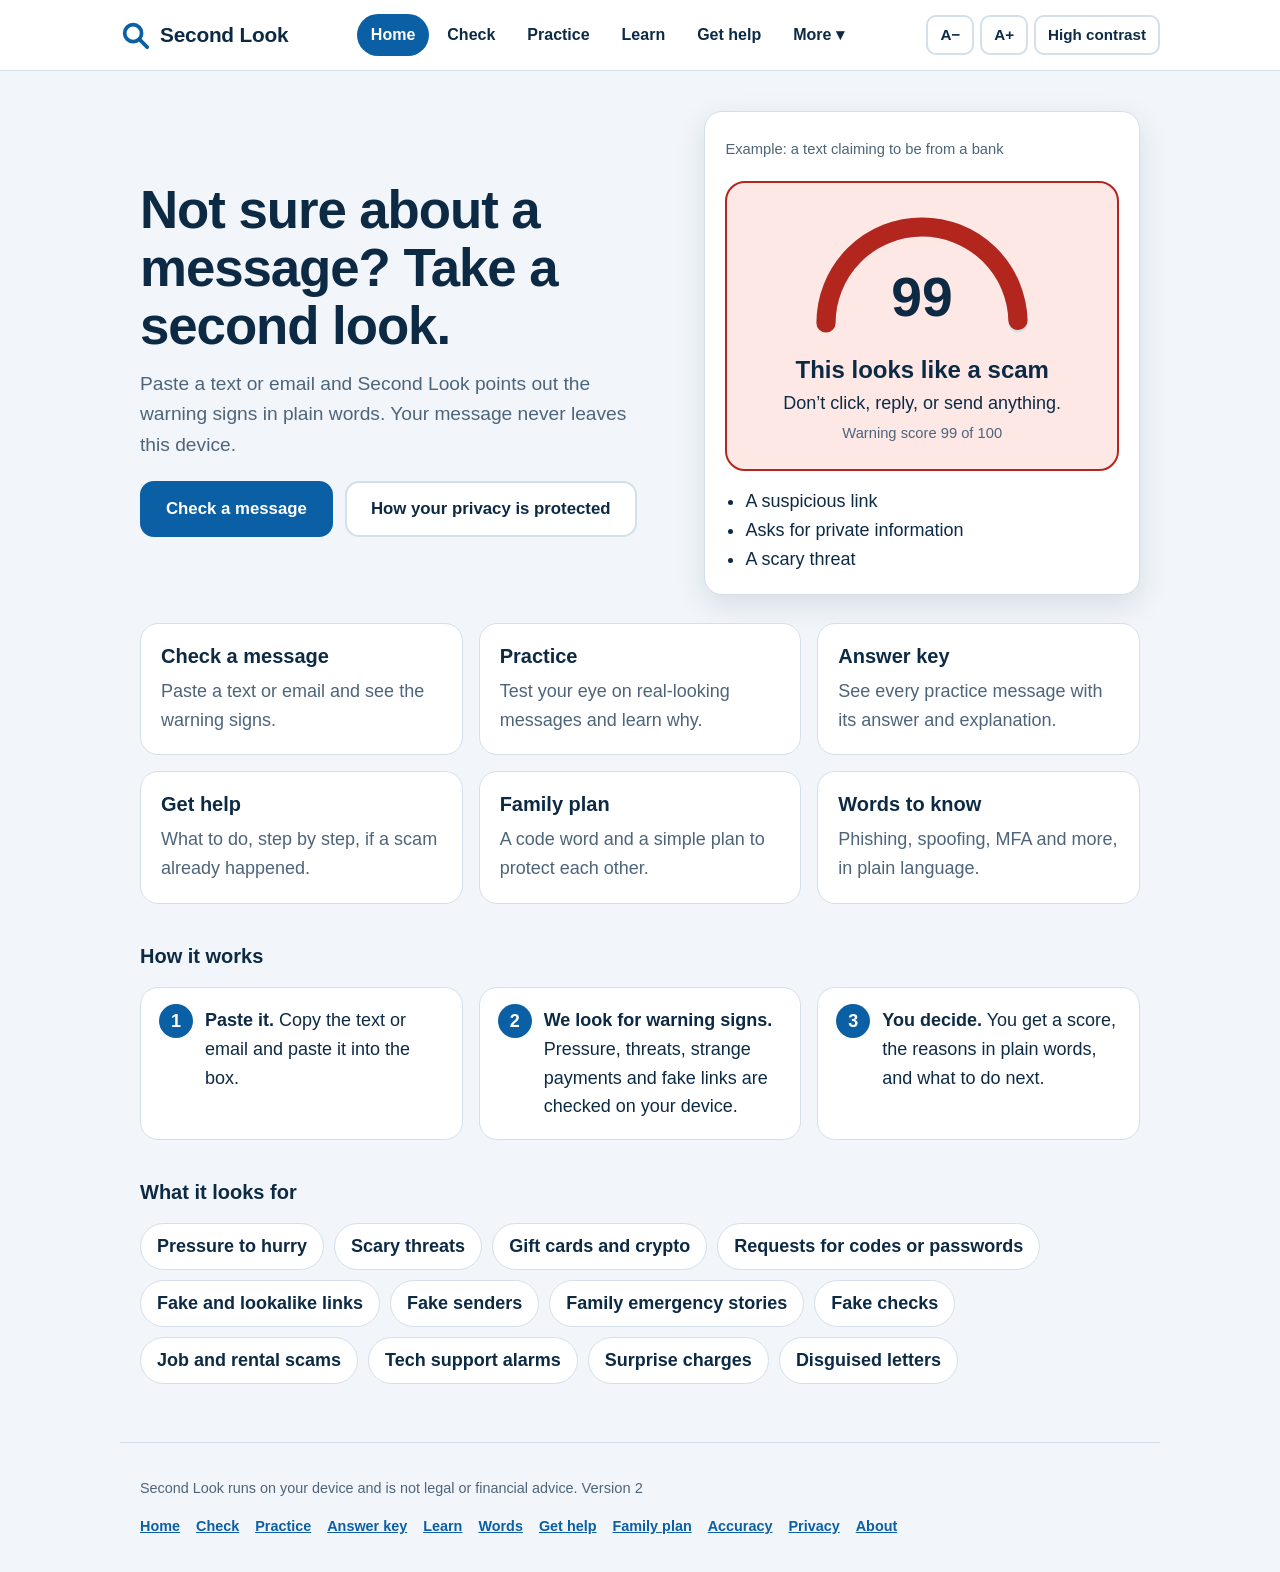
<file: index.html>
<!DOCTYPE html>
<html lang="en">
<head>
<meta charset="utf-8">
<meta name="viewport" content="width=device-width, initial-scale=1">
<title>Second Look: check a message before you act</title>
<meta name="description" content="Paste a suspicious text or email and get plain-language warning signs. Everything is checked on your device.">
<link rel="icon" href="data:image/svg+xml,%3Csvg xmlns='http://www.w3.org/2000/svg' viewBox='0 0 32 32'%3E%3Ccircle cx='14' cy='14' r='9' fill='none' stroke='%230b5fa5' stroke-width='4'/%3E%3Cpath d='M21 21l8 8' stroke='%230b5fa5' stroke-width='4' stroke-linecap='round'/%3E%3C/svg%3E">
<link rel="manifest" href="manifest.webmanifest">
<style>
:root{--font:"Avenir Next","Segoe UI",Roboto,"Helvetica Neue",Arial,sans-serif;
--bg:#f2f6fa;--panel:#fff;--ink:#0d2a45;--mute:#4d647a;--line:#d3dfea;--brand:#0b5fa5;--brandInk:#fff;
--ok:#17794a;--okBg:#e3f4ea;--warn:#9a5b00;--warnBg:#fff1d0;--bad:#b3261e;--badBg:#fde8e6;color-scheme:light}
@media (prefers-color-scheme:dark){:root:not([data-theme="light"]){--bg:#0b1a2b;--panel:#12273d;--ink:#e9f1f9;--mute:#9fb4c8;--line:#27405a;--brand:#6cb4f0;--brandInk:#0b1a2b;--ok:#5fd394;--okBg:#123a2a;--warn:#f2b84b;--warnBg:#3a2e10;--bad:#ff8a80;--badBg:#401a18;color-scheme:dark}}
:root[data-theme="dark"]{--bg:#0b1a2b;--panel:#12273d;--ink:#e9f1f9;--mute:#9fb4c8;--line:#27405a;--brand:#6cb4f0;--brandInk:#0b1a2b;--ok:#5fd394;--okBg:#123a2a;--warn:#f2b84b;--warnBg:#3a2e10;--bad:#ff8a80;--badBg:#401a18;color-scheme:dark}
*{box-sizing:border-box}
html{scroll-behavior:smooth}
body{margin:0;background:var(--bg);color:var(--ink);font:1.125rem/1.6 var(--font);-webkit-text-size-adjust:100%}
@media (prefers-reduced-motion:reduce){html{scroll-behavior:auto}*{transition:none!important}}
[hidden]{display:none!important}
a{color:var(--brand)}
.skip{position:absolute;left:-999px;top:8px;background:var(--ink);color:var(--bg);padding:10px 14px;border-radius:8px;z-index:20}.skip:focus{left:8px}
header.site{display:flex;flex-wrap:wrap;align-items:center;justify-content:space-between;gap:8px 24px;padding:14px max(20px,calc((100% - 1040px)/2));background:var(--panel);border-bottom:1px solid var(--line);position:sticky;top:0;z-index:10}
.brand{display:flex;align-items:center;gap:10px;color:var(--brand);text-decoration:none;font-weight:800;font-size:1.3rem;letter-spacing:-.01em}
.brand span{color:var(--ink)}
nav{display:flex;flex-wrap:wrap;gap:4px}
nav a{padding:8px 14px;border-radius:99px;text-decoration:none;color:var(--ink);font-weight:600;font-size:1rem}
nav a:hover{background:var(--bg)}
nav a[aria-current="page"]{background:var(--brand);color:var(--brandInk)}
a:focus-visible,button:focus-visible,textarea:focus-visible,summary:focus-visible{outline:3px solid var(--brand);outline-offset:3px}
main{max-width:1040px;margin:0 auto;padding:28px 20px 40px}
h1{font-size:clamp(2rem,5.4vw,3.3rem);line-height:1.1;letter-spacing:-.02em;font-weight:800;margin:0 0 14px;outline:none}
h2{font-size:1.25rem;margin:0 0 8px;line-height:1.25}
.sec{margin:40px 0 14px}
.lead{font-size:1.2rem;color:var(--mute);max-width:46ch;margin:0 0 20px}
.meta{color:var(--mute);font-size:.92rem;margin:6px 0}
.hero{display:grid;grid-template-columns:1.1fr .9fr;gap:32px;align-items:center;padding:12px 0}
@media (max-width:820px){.hero{grid-template-columns:1fr}}
.card{background:var(--panel);border:1px solid var(--line);border-radius:18px;padding:20px;margin-bottom:16px}
.demo{box-shadow:0 10px 30px rgba(13,42,69,.12)}
.actions{display:flex;flex-wrap:wrap;gap:12px;margin:16px 0 4px}
.btn{display:inline-flex;align-items:center;justify-content:center;min-height:56px;padding:12px 24px;border-radius:14px;border:2px solid var(--line);background:var(--panel);color:var(--ink);font:700 1.05rem var(--font);text-decoration:none;cursor:pointer}
.btn:hover{border-color:var(--brand)}
.btn.primary{background:var(--brand);border-color:var(--brand);color:var(--brandInk)}
.steps{counter-reset:s;list-style:none;padding:0;display:grid;grid-template-columns:repeat(3,1fr);gap:16px}
@media (max-width:820px){.steps{grid-template-columns:1fr}}
.steps li{counter-increment:s;background:var(--panel);border:1px solid var(--line);border-radius:18px;padding:18px 20px 18px 64px;position:relative}
.steps li::before{content:counter(s);position:absolute;left:18px;top:16px;width:34px;height:34px;border-radius:50%;background:var(--brand);color:var(--brandInk);font-weight:800;display:grid;place-items:center}
.pills{list-style:none;padding:0;display:flex;flex-wrap:wrap;gap:10px}
.pills li{background:var(--panel);border:1px solid var(--line);border-radius:99px;padding:8px 16px;font-weight:600}
label{display:block;font-weight:700;margin-bottom:8px}
textarea{width:100%;font:inherit;padding:14px;border:2px solid var(--line);border-radius:14px;background:var(--bg);color:var(--ink);resize:vertical;min-height:160px}
.err{color:var(--bad);font-weight:700;margin:10px 0 0}
.chips{display:flex;flex-wrap:wrap;gap:10px}
.chip{min-height:44px;padding:8px 16px;border-radius:99px;border:2px solid var(--line);background:var(--panel);color:var(--ink);font:600 1rem var(--font);cursor:pointer}
.chip:hover{border-color:var(--brand)}
.grid{display:grid;grid-template-columns:repeat(auto-fill,minmax(300px,1fr));gap:16px;margin-bottom:16px}
.grid.three{grid-template-columns:repeat(auto-fit,minmax(240px,1fr))}
.grid .card{margin:0}
.scam h2{margin-bottom:10px}.scam p{margin:6px 0}
.scam q{display:block;font-style:italic;color:var(--mute)}
.verdict{display:grid;grid-template-columns:240px 1fr;gap:20px;align-items:center;border:2px solid;border-radius:20px;padding:20px;margin:20px 0 16px}
@media (max-width:640px){.verdict{grid-template-columns:1fr;text-align:center}}
.verdict.ok{background:var(--okBg);border-color:var(--ok)}.verdict.warn{background:var(--warnBg);border-color:var(--warn)}.verdict.scam{background:var(--badBg);border-color:var(--bad)}
.verdict h2{font-size:1.7rem;margin:0 0 4px;outline:none}.verdict p{margin:4px 0}
.gauge{width:100%;max-width:240px;margin:0 auto;display:block}
.g-track{fill:none;stroke:var(--line);stroke-width:16;stroke-linecap:round}
.g-val{fill:none;stroke-width:16;stroke-linecap:round;transition:stroke-dashoffset .9s cubic-bezier(.2,.8,.2,1)}
.gauge.ok .g-val{stroke:var(--ok)}.gauge.warn .g-val{stroke:var(--warn)}.gauge.scam .g-val{stroke:var(--bad)}
.g-num{font-size:46px;font-weight:800;fill:var(--ink);font-family:var(--font)}
.find{border-left:8px solid var(--line)}.find.hi{border-left-color:var(--bad)}.find.mid{border-left-color:var(--warn)}
.find p{margin:6px 0}.find q{background:var(--bg);padding:2px 8px;border-radius:6px;margin-right:6px;font-size:.95rem}
.tipline{font-weight:600}
.msg{white-space:pre-wrap;word-break:break-word;background:var(--bg);padding:14px;border-radius:12px;margin:8px 0}
mark{color:inherit;border-radius:3px;padding:0 2px}
.hl-flag{background:var(--warnBg);box-shadow:inset 0 -3px 0 var(--warn)}
.hl-link{background:var(--badBg);box-shadow:inset 0 -3px 0 var(--bad);text-decoration:underline wavy var(--bad)}
.todo ol{margin:8px 0 0;padding-left:22px}.todo li{margin:6px 0}
.linkrow{padding:10px 0;border-top:1px solid var(--line)}.linkrow:first-of-type{border-top:0}
.linkrow ul{margin:6px 0 0;padding-left:20px}
.proof{display:flex;justify-content:space-between;gap:12px;flex-wrap:wrap;background:var(--bg);border-radius:12px;padding:12px 16px;margin:12px 0 4px}
.proof strong{font-size:1.4rem;color:var(--ok)}
.mini{margin:6px 0 0;padding-left:20px}
footer.site{max-width:1040px;margin:0 auto;padding:20px;color:var(--mute);font-size:.9rem;border-top:1px solid var(--line)}

.tools{display:flex;gap:6px;flex-wrap:wrap}
.tools button{min-height:40px;padding:6px 12px;border-radius:10px;border:2px solid var(--line);background:var(--panel);color:var(--ink);font:700 .95rem var(--font);cursor:pointer}
.tools button[aria-pressed="true"]{background:var(--ink);color:var(--bg);border-color:var(--ink)}
.feat a.card{text-decoration:none;color:var(--ink)}.feat a.card:hover{border-color:var(--brand)}.feat p{margin:4px 0 0;color:var(--mute)}
.row2{display:grid;grid-template-columns:1fr 1fr;gap:12px;margin-top:12px}
.feedback{border-left:8px solid var(--line);padding:8px 14px;margin:12px 0;border-radius:6px;background:var(--bg)}
.feedback.good{border-left-color:var(--ok)}.feedback.bad{border-left-color:var(--bad)}.feedback p{margin:6px 0}
.stats{display:grid;grid-template-columns:repeat(auto-fit,minmax(200px,1fr));gap:12px;margin:16px 0}
.stat{background:var(--bg);border-radius:14px;padding:14px}.stat strong{display:block;font-size:1.8rem}.stat span{color:var(--mute)}
#evalOut details{margin-top:8px}#evalOut details p{font-size:.95rem;margin:6px 0}
.wallet{border:3px dashed var(--brand)}.wallet ol{padding-left:22px}
:root[data-contrast="high"]{--bg:#fff;--panel:#fff;--ink:#000;--mute:#1a1a1a;--line:#555;--brand:#003c78;--brandInk:#fff;--ok:#005a2b;--okBg:#e6f5ec;--warn:#6b3d00;--warnBg:#fff3cf;--bad:#8c0000;--badBg:#fde6e6}
:root[data-contrast="high"] .card,:root[data-contrast="high"] .btn,:root[data-contrast="high"] textarea{border-width:3px}

.more{position:relative}
.more summary{list-style:none;padding:8px 14px;border-radius:99px;font-weight:600;font-size:1rem;cursor:pointer}
.more summary::-webkit-details-marker{display:none}
.more summary::after{content:" \25BE"}
.more summary:hover,.more.has-current summary{background:var(--bg)}
.more.has-current summary{outline:2px solid var(--brand);outline-offset:-2px}
.more .menu{position:absolute;right:0;top:calc(100% + 6px);background:var(--panel);border:1px solid var(--line);border-radius:14px;padding:8px;min-width:210px;box-shadow:0 12px 30px rgba(13,42,69,.18);z-index:30;display:flex;flex-direction:column}
.more .menu a{border-radius:10px}
.exh{margin:20px 0 4px}
.filters{display:flex;gap:8px;flex-wrap:wrap;margin-bottom:8px}
.chip[aria-pressed="true"]{background:var(--ink);color:var(--bg);border-color:var(--ink)}
input[type="search"]{width:100%;font:inherit;padding:12px;border:2px solid var(--line);border-radius:12px;background:var(--bg);color:var(--ink)}
.badge{display:inline-block;font-size:.85rem;font-weight:800;padding:2px 10px;border-radius:99px;margin-right:8px;border:2px solid}
.badge.scam{color:var(--bad);border-color:var(--bad);background:var(--badBg)}.badge.real{color:var(--ok);border-color:var(--ok);background:var(--okBg)}
.bankitem{padding:0}.bankitem>summary{padding:14px 18px;cursor:pointer;list-style:none}.bankitem>summary::-webkit-details-marker{display:none}
.bankitem .bmsg{display:block;margin-top:6px;font-weight:400}.bankitem .inner{padding:0 18px 16px}
.inner h3,.feedback h3{font-size:1rem;margin:10px 0 4px}.inner ul,.feedback ul{margin:4px 0 8px;padding-left:22px}
.inner p,.feedback p{margin:6px 0}
.test h2{margin-bottom:4px}.test .k{font-weight:700}.test p{margin:6px 0}.test .actions{margin-top:10px}
.testout details{margin-top:8px}.testout details p{font-size:.95rem}
.famcard{border:3px dashed var(--brand)}
footer.site .sitemap{display:flex;flex-wrap:wrap;gap:6px 16px}
footer.site .sitemap a{font-weight:600}
dl{margin:0}
@media print{body *{visibility:hidden}.print-target,.print-target *{visibility:visible}.print-target{position:absolute;left:0;top:0;width:100%;border-color:#000}}
.row3{display:grid;grid-template-columns:repeat(3,1fr);gap:12px;margin-top:12px}
@media (max-width:640px){.row3{grid-template-columns:1fr}}
.demo .verdict{grid-template-columns:1fr;text-align:center;gap:8px}.demo .verdict h2{font-size:1.5rem}
</style>
</head>
<body>
<a class="skip" href="#main">Skip to content</a>
<header class="site">
  <a class="brand" href="#/" aria-label="Second Look, home">
    <svg viewBox="0 0 32 32" width="30" height="30" aria-hidden="true"><circle cx="14" cy="14" r="9" fill="none" stroke="currentColor" stroke-width="4"/><path d="M21 21l8 8" stroke="currentColor" stroke-width="4" stroke-linecap="round"/></svg>
    <span>Second Look</span>
  </a>
  <nav aria-label="Main">
    <a href="#/" data-p="home">Home</a>
    <a href="#/check" data-p="check">Check</a>
    <a href="#/practice" data-p="practice">Practice</a>
    <a href="#/learn" data-p="learn">Learn</a>
    <a href="#/help" data-p="help">Get help</a>
    <details class="more" id="more"><summary>More</summary>
      <div class="menu">
        <a href="#/answers" data-p="answers">Answer key</a>
        <a href="#/words" data-p="words">Words to know</a>
        <a href="#/family" data-p="family">Family plan</a>
        <a href="#/accuracy" data-p="accuracy">Accuracy</a>
        <a href="#/privacy" data-p="privacy">Privacy</a>
        <a href="#/about" data-p="about">About</a>
      </div>
    </details>
  </nav>
  <div class="tools" role="group" aria-label="Display settings">
    <button id="smaller" type="button" aria-label="Smaller text">A−</button>
    <button id="bigger" type="button" aria-label="Larger text">A+</button>
    <button id="contrast" type="button" aria-pressed="false">High contrast</button>
  </div>
</header>

<main id="main">
<section id="p-home" class="page">
  <div class="hero">
    <div>
      <h1>Not sure about a message? Take a second look.</h1>
      <p class="lead">Paste a text or email and Second Look points out the warning signs in plain words. Your message never leaves this device.</p>
      <div class="actions"><a class="btn primary" href="#/check">Check a message</a><a class="btn" href="#/privacy">How your privacy is protected</a></div>
    </div>
    <div class="card demo" aria-label="Example result"><p class="meta">Example: a text claiming to be from a bank</p><div id="demo"></div></div>
  </div>
  <div class="grid three feat">
    <a class="card" href="#/check"><h2>Check a message</h2><p>Paste a text or email and see the warning signs.</p></a>
    <a class="card" href="#/practice"><h2>Practice</h2><p>Test your eye on real-looking messages and learn why.</p></a>
    <a class="card" href="#/answers"><h2>Answer key</h2><p>See every practice message with its answer and explanation.</p></a>
    <a class="card" href="#/help"><h2>Get help</h2><p>What to do, step by step, if a scam already happened.</p></a>
    <a class="card" href="#/family"><h2>Family plan</h2><p>A code word and a simple plan to protect each other.</p></a>
    <a class="card" href="#/words"><h2>Words to know</h2><p>Phishing, spoofing, MFA and more, in plain language.</p></a>
  </div>
  <h2 class="sec">How it works</h2>
  <ol class="steps">
    <li><strong>Paste it.</strong> Copy the text or email and paste it into the box.</li>
    <li><strong>We look for warning signs.</strong> Pressure, threats, strange payments and fake links are checked on your device.</li>
    <li><strong>You decide.</strong> You get a score, the reasons in plain words, and what to do next.</li>
  </ol>
  <h2 class="sec">What it looks for</h2>
  <ul class="pills" id="pills"></ul>
</section>

<section id="p-check" class="page" hidden>
  <h1>Check a message</h1>
  <p class="lead">Paste the whole message below. Nothing is sent anywhere.</p>
  <div class="card">
    <label for="msg">The message</label>
    <textarea id="msg" rows="7" placeholder="Paste a text message or email here"></textarea>
    <p id="err" class="err" role="alert" hidden></p>
    <div class="actions"><button class="btn primary" id="run" type="button">Check this message</button><button class="btn" id="clear" type="button">Clear</button></div>
    <h2 class="exh">Try an example</h2>
    <p class="meta">Scam examples</p><div class="chips" id="exScam"></div>
    <p class="meta">Real messages (to see what a calm result looks like)</p><div class="chips" id="exReal"></div>
  </div>
  <div id="result" hidden aria-live="polite"></div>
</section>

<section id="p-practice" class="page" hidden>
  <h1>Practice spotting scams</h1>
  <p class="lead">Decide if each message is a scam or looks real, then see exactly why. Stuck? Tap “I’m not sure” to see the answer.</p>
  <div class="card" id="quiz"></div>
</section>

<section id="p-answers" class="page" hidden>
  <h1>All questions and answers</h1>
  <p class="lead">Every practice message with its answer, the clues, and what to do. Use it to study, or to check one you weren’t sure about.</p>
  <div class="card">
    <div class="filters" role="group" aria-label="Filter messages">
      <button class="chip" type="button" data-f="all" aria-pressed="true">All</button>
      <button class="chip" type="button" data-f="scam" aria-pressed="false">Scams</button>
      <button class="chip" type="button" data-f="real" aria-pressed="false">Real messages</button>
    </div>
    <label for="bankSearch">Search the messages</label>
    <input id="bankSearch" type="search" placeholder="For example: gift card, bank, code">
    <div class="actions"><button class="btn" id="expand" type="button">Open all</button><button class="btn" id="collapse" type="button">Close all</button></div>
    <p class="meta" id="bankCount" role="status"></p>
  </div>
  <div id="bank"></div>
</section>

<section id="p-learn" class="page" hidden>
  <h1>Common scams</h1>
  <p class="lead">Scammers reuse the same few stories. Knowing them makes them easy to spot.</p>
  <div class="grid" id="scams"></div>
  <div class="card">
    <h2>Help in Georgia</h2>
    <ul>
      <li><strong>Georgia Attorney General’s Consumer Protection Division:</strong> <a href="https://consumer.georgia.gov" rel="noopener">consumer.georgia.gov</a>. Call (404) 651-8600, or toll-free in Georgia (800) 869-1123.</li>
      <li>That site also has a Consumer Protection Guide for Older Adults.</li>
    </ul>
  </div>
  <div class="card wallet" id="wallet">
    <h2>Before you click, tap or pay</h2>
    <ol><li>Pause. Scams rush you.</li><li>Don’t use links or phone numbers in the message.</li><li>Call a number you already trust.</li><li>Never pay with gift cards, wire transfers or crypto.</li><li>Tell someone you trust.</li></ol>
    <p>Report scams: reportfraud.ftc.gov. In Georgia: (800) 869-1123.</p>
  </div>
  <p><button class="btn" id="print" type="button">Print this card</button></p>
  <p>Already caught in one? Go to <a href="#/help">Get help</a> for step-by-step recovery.</p>
</section>

<section id="p-words" class="page" hidden>
  <h1>Words to know</h1>
  <p class="lead">Scam talk can sound technical. Here is what the common words mean.</p>
  <div class="grid" id="terms"></div>
</section>

<section id="p-help" class="page" hidden>
  <h1>If it already happened</h1>
  <p class="lead">Scams catch smart, careful people. What matters now is acting quickly. Pick what fits and follow the steps.</p>
  <div id="helpList"></div>
  <div class="card">
    <h2>Where to report</h2>
    <ul>
      <li><a href="https://reportfraud.ftc.gov" rel="noopener">reportfraud.ftc.gov</a>: report any scam to the Federal Trade Commission.</li>
      <li><a href="https://www.ic3.gov" rel="noopener">ic3.gov</a>: report internet crime to the FBI.</li>
      <li><a href="https://www.identitytheft.gov" rel="noopener">identitytheft.gov</a>: a personal recovery plan if your identity was stolen.</li>
      <li><a href="https://consumer.georgia.gov" rel="noopener">consumer.georgia.gov</a>: Georgia Attorney General’s Consumer Protection Division, (800) 869-1123 in Georgia.</li>
    </ul>
  </div>
</section>

<section id="p-family" class="page" hidden>
  <h1>A plan for your family</h1>
  <p class="lead">Scammers count on people acting alone and in a panic. A small plan you agree on ahead of time takes the panic out.</p>
  <div class="grid">
    <div class="card"><h2>1. Choose a family code word</h2><p>Pick a word or phrase only your family knows. If someone calls in an emergency asking for money, even in a familiar voice, ask for the code word. Voice copying software makes a voice alone unreliable.</p></div>
    <div class="card"><h2>2. Hang up and call back</h2><p>Agree that nobody sends money on a call or message alone. Hang up, then call that person back on a number you already have.</p></div>
    <div class="card"><h2>3. Talk without blame</h2><p>If someone tells you they were scammed, start with, “Thank you for telling me. Let’s fix this together.” Shame keeps people quiet, and quiet helps scammers.</p></div>
    <div class="card"><h2>4. Set up protection together</h2><p>Turn on two-step login for email and bank accounts, install updates, and consider a free credit freeze. Do it side by side, so everyone understands it.</p></div>
  </div>
  <div class="card famcard" id="famcard">
    <h2>Our family safety agreement</h2>
    <p>Our code word: ______________________</p>
    <p>The person we call first: ______________________ Phone: ______________</p>
    <ul><li>We never send money, gift cards or codes because of a message or call.</li><li>We hang up and call back on a number we already have.</li><li>We tell each other, with no blame.</li></ul>
    <p>Report scams: reportfraud.ftc.gov. In Georgia: (800) 869-1123.</p>
  </div>
  <p><button class="btn" id="printFam" type="button">Print the agreement</button></p>
</section>

<section id="p-accuracy" class="page" hidden>
  <h1>Accuracy: test it yourself</h1>
  <p class="lead">You shouldn’t have to take anyone’s word for how a scam checker performs. These built-in tests run in your browser, on your device, and show their mistakes.</p>
  <div class="card">
    <h2>How the testing works</h2>
    <p>The test messages were written for this project and were not used to teach the word model. Each test checks something different, and each one explains why it matters. A score of 25 or more earns a warning, and 55 or more is called a likely scam.</p>
    <p><button class="btn primary" id="runAll" type="button">Run all tests</button></p>
  </div>
  <div id="tests"></div>
  <div class="card">
    <h2>What these tests do not cover</h2>
    <ul>
      <li>They use a fixed set of messages. Scammers change their wording, so new styles can slip through.</li>
      <li>They check the text of a link, not the website behind it.</li>
      <li>They measure this checker only. A good score is not a promise about any single message.</li>
    </ul>
  </div>
</section>

<section id="p-privacy" class="page" hidden>
  <h1>Your message stays on your device</h1>
  <p class="lead">Scam messages are personal. Second Look was built so we never need to see yours.</p>
  <div class="grid three">
    <div class="card"><h2>No uploads</h2><p>The check runs inside this page, on your phone or computer. There is no server that receives your message.</p></div>
    <div class="card"><h2>No history</h2><p>We don’t save what you paste. Close the tab and it’s gone.</p></div>
    <div class="card"><h2>No accounts</h2><p>You don’t sign in, and there are no ads or trackers in this page.</p></div>
  </div>
  <div class="card">
    <h2>Check it yourself</h2>
    <p>Open this page, then turn on airplane mode and check a message. It still works, because nothing needs the internet.</p>
    <p class="proof"><span>Network requests made while checking messages</span> <strong id="netcount">0</strong></p>
    <p class="meta">This counter is read from your browser’s own resource log each time you check a message.</p>
  </div>
  <div class="card">
    <h2>How the checking works</h2>
    <p>Two layers work together, both inside the page:</p>
    <ul>
      <li><strong>Rules.</strong> <span id="ruleCount"></span> checks look for pressure, threats, payment requests, private-information requests, fake or lookalike links and senders, and disguised letters. Each finding comes with a plain-language reason.</li>
      <li><strong>A small word model.</strong> A naive Bayes classifier learns from <span id="corpusCount"></span> short example messages when the page loads. It adds a gentle nudge to the score (20%), and the rules carry the rest.</li>
    </ul>
    <p>The only thing this page remembers is your text size and contrast choice, stored in your browser. Your messages are never stored.</p>
  </div>
</section>

<section id="p-about" class="page" hidden>
  <h1>About Second Look</h1>
  <div class="card"><h2>Why it exists</h2><p>Scam texts and emails reach people every day, and older adults are often targeted. Most checkers ask you to upload your message. Second Look gives plain-language reasons and keeps the message on your device.</p></div>
  <div class="card"><h2>Who made it</h2><p>Second Look was designed and built by Shashank Durga and Sarvesh Dilip Kumar in Georgia.</p></div>
  <div class="card"><h2>How it is built</h2><p>Plain HTML, CSS and JavaScript, with no outside libraries, no servers and no tracking. The checking logic is in one file with its own automated tests, and the word model is small enough to train in your browser in a blink.</p></div>
  <div class="card"><h2>What’s next</h2><ul><li>Reading text from screenshots on the device.</li><li>Spanish and other languages.</li><li>More practice messages and scam types.</li></ul></div>
</section>
</main>

<footer class="site">
  <p>Second Look runs on your device and is not legal or financial advice. <span class="meta">Version 2</span></p>
  <p class="sitemap"><a href="#/">Home</a> <a href="#/check">Check</a> <a href="#/practice">Practice</a> <a href="#/answers">Answer key</a> <a href="#/learn">Learn</a> <a href="#/words">Words</a> <a href="#/help">Get help</a> <a href="#/family">Family plan</a> <a href="#/accuracy">Accuracy</a> <a href="#/privacy">Privacy</a> <a href="#/about">About</a></p>
</footer>

<script>
// Training messages for the small on-device word model, plus page content.
(function(root){
var CORPUS={
scam:[
"URGENT your account has been suspended verify your password now at the link",
"Final notice unpaid toll balance pay now to avoid a fine click the link",
"You have won a prize claim your free gift card today",
"Hi grandma I am in jail please send bail money with gift cards and dont tell mom",
"Your package is on hold pay the small delivery fee at this link",
"This is the IRS you owe back taxes and a warrant will be issued call now",
"Your computer has a virus call this number for tech support immediately",
"Guaranteed returns double your money with crypto investment opportunity",
"Buy gift cards and send me the codes keep this private I am in a meeting",
"Your bank account is locked confirm your social security number to unlock",
"Congratulations you have been selected for a free iphone claim your reward",
"Wrong number hi I am new in town do you want to chat and invest in crypto",
"Dear customer your payment failed update your billing details immediately",
"Unauthorized login detected verify your identity or your account will be closed",
"Medicare card replacement send your number and bank details to receive new card",
"Act now limited time pay with bitcoin or your files stay locked"
],
ham:[
"Your appointment is tomorrow at 3 pm reply C to confirm or call the office",
"Hey are you still coming to dinner on Friday I made reservations",
"Your verification code is numtoken do not share this code with anyone",
"Thanks for your order it shipped and will arrive on Thursday",
"Reminder the council meeting moved to 7 pm in the main room",
"Can you pick up milk on the way home thanks",
"Your prescription is ready for pickup at the pharmacy",
"Happy birthday hope you have a great day see you this weekend",
"The game starts at 6 bring a jacket it might get cold",
"Your monthly statement is available log in to the app to view it",
"Class is cancelled today because of the storm see you next week",
"Meeting notes are attached let me know if you have questions",
"Thanks for dinner last night we had a great time",
"Your ride is arriving in 3 minutes meet the driver outside",
"Library books are due Monday you can renew them online",
"Practice is at 5 today please bring your water bottle"
]};

CORPUS.scam.push("Your Netflix account is on hold update your payment details to continue watching","Social Security alert your number has been linked to illegal activity call this number","Claim your inheritance fund transfer needs a small processing fee","Your Apple ID has been locked confirm your identity to restore access","I need you to buy gift cards for a client and send me the codes today","Pay your overdue toll now to avoid additional fees and legal action","You qualify for a government grant pay a small fee to receive your money","Security warning your device is infected install this app to remove the virus");
CORPUS.ham.push("Your table for four is confirmed for 7 pm tonight see you there","Your order is ready for pickup at the front counter","Can you send me the photos from the trip when you get a chance","Your bill is ready you can view it in your account whenever you like","Doctor Smith will see you on Tuesday at 10 please arrive 15 minutes early","School pickup is at 3 today do not forget the permission slip","Your flight is on time boarding begins at 5 45 at gate B12","Thanks for the update I will review the document and reply tomorrow");

CORPUS.scam.push("You have been hired work from home and earn a weekly salary no experience needed send your bank details","I sent a code to your phone by mistake please read it to me","Deposit the cashier's check and send back the extra money by Zelle","Your electric service will be disconnected today pay now with a prepaid card","Student loan forgiveness approved pay the processing fee to receive relief","Charge on your account call this number immediately to dispute and get a refund","Send the deposit before you see the apartment the landlord is overseas","Flood relief donate today with gift cards or crypto every dollar helps");
CORPUS.ham.push("Your payment was received thank you","The plumber is coming Thursday between 1 and 3","Volunteers are needed for the food drive on Saturday reply if you can help","Your lease renewal paperwork is ready stop by the office","Scan the code at your table to see the menu","Thanks for applying we received your application and will be in touch","Your electric bill is ready you can pay online or by mail","Reminder the library book sale starts Friday at 9");
// Held-out test messages: never used for training. Written by the developer, so treat results as a rough guide.
var S=function(t){return {text:t,scam:true}},R=function(t){return {text:t,scam:false}};
var TESTSET=[
S("Wells Fargo: We noticed suspicious activity on your debit card. Confirm your PIN at wellsfargo-verify.top/pin now."),
S("Your Social Security benefits have been suspended due to fraud. Call 1-888-555-0142 immediately to reactivate."),
S("Hey Grandpa, it's me. I got in a car accident and need $800 for the repair, please send it by Zelle and don't tell Dad."),
S("Netflix: Your payment was declined. Update your billing information within 24 hours or your account will be cancelled: netflix-billing.click/update"),
S("FedEx: We couldn't deliver your package. Confirm your address and pay a $2.40 fee: fedex-redelivery.info/pay"),
S("Congratulations! You've been selected to receive a $1000 Walmart gift card. Claim your reward here: bit.ly/walmrt1000"),
S("This is Officer Brown from the sheriff's office. There is a warrant for your arrest. Pay the fine with gift cards to avoid jail."),
S("Microsoft Support: Your PC is infected with a virus. Call now so our technician can connect with remote access."),
S("Make passive income with our crypto trading program. Guaranteed returns of 40% weekly. Limited spots!"),
S("Dear customer, your Apple ID has been locked. Verify your identity at appleid-support.xyz to unlock."),
S("Hi, this is your CEO. I need you to buy 10 Apple gift cards for clients. Scratch off the codes and send me photos. Keep this confidential."),
S("E-ZPass: You have an unpaid toll balance of $12.80. Pay now to avoid a late fee: ezpass-tolls-pay.top"),
S("Your Amazon account has been compromised. Call us at 1-800-555-0199 so we can secure it."),
S("Hello, I am a widow with an inheritance of $4 million and need your help to move it. You will receive 30%."),
S("I've been following your profile and I think we'd be great together. I trade crypto and made a fortune. Let me show you how."),
S("IRS: You owe $3,200 in back taxes. Failure to pay today will result in legal action. Call 888-555-0111."),
S("Your mailbox storage is full. Click here to confirm your password to avoid losing emails."),
S("USPS: Your package is waiting. Update delivery preferences: usps-parcel-hold.com/confirm"),
S("Medicare: Your new card is ready. Reply with your Medicare number and bank details to receive it."),
S("Final warning: Your car warranty is about to expire. Call now to renew."),
S("Hi Mom, I lost my phone, this is my new number. Can you send me money for a bill? It's urgent."),
S("Security alert: Someone tried to sign in to your Google account. Verify it was you: g00gle-security.com/check"),
S("You have a refund of $420 waiting. Provide your account number to receive the payment."),
S("Tech Support: We detected malware. Allow TeamViewer access to fix it."),
R("Chase: A $52.10 purchase at Kroger was made on your card ending 1234. Reply STOP to opt out."),
R("Your Amazon order has shipped. Track it in the Amazon app. Arriving Thursday."),
R("Georgia Power: Your bill of $118.42 is ready. View it at georgiapower.com."),
R("Your verification code is 552901. It expires in 10 minutes. Never share this code."),
R("Hi, it's Dana. Running 10 minutes late, start without me."),
R("Reminder: Council meeting Thursday 7 PM at City Hall. Agenda attached."),
R("Your prescription is ready for pickup at CVS. Reply 1 to refill another."),
R("Mom, can you call me when you get a chance? Nothing urgent."),
R("Thanks for your payment of $64.00. Your receipt is attached."),
R("Your Delta flight DL 1234 to Atlanta departs at 6:15 AM. Check in at delta.com."),
R("Your appointment with Dr. Lee is tomorrow at 2 PM. Reply C to confirm or R to reschedule."),
R("Don't forget: parent-teacher conferences are this week. Sign up on the school website."),
R("PayPal: You received $25.00 from Sam. Log in at paypal.com to see details."),
R("Happy anniversary! Dinner at 7 tonight, I booked your favorite place."),
R("Your Spotify subscription renews on Nov 3 for $11.99. Manage it in your account settings."),
R("Hi team, the quarterly report is attached. Please send your comments by Friday."),
R("Bank of America: Your statement is ready. Sign in at bankofamerica.com to view it."),
R("Your Uber is arriving in 2 minutes. Look for a white Toyota Camry."),
R("Library: Your hold is ready for pickup until Saturday."),
R("Walgreens: Your photos are ready for pickup."),
R("Hey, can you send me the address for Saturday? I'll bring snacks."),
R("Your Zoom meeting with Priya starts in 15 minutes: zoom.us/j/123456789"),
R("Costco: Your order is ready for pickup at the Duluth warehouse."),
R("Weather alert: Severe thunderstorm warning for your area until 8 PM. Stay indoors."),
S("Congratulations, you've been hired! Work from home and earn $900 a week. No experience needed. Send your bank details to get started."),
S("I mistakenly sent you a code, please read me the digits so I can get my account back."),
S("We sent you a cashier's check for $2,400. Deposit the check and send back the difference by Zelle."),
S("Your electricity will be disconnected in 30 minutes unless you pay your balance now with a prepaid card."),
S("You qualify for student loan forgiveness. Pay a $99 processing fee today to lock in your relief."),
S("Landlord is out of the country, so send the security deposit by Zelle to hold the apartment before you see it."),
S("You have been charged $499.99 for Norton Antivirus. If you did not authorize this, call 1-800-555-0177 to dispute."),
S("Urgent donation appeal: help the victims of the flood. Send gift cards today, 100% goes to the families."),
S("I'm a soldier stationed overseas and I don't have anyone to talk to. I'd love to get to know you. I need a little help with leave fees."),
S("Scan this QR code to pay your parking fine or your vehicle will be towed."),
R("Your Venmo payment of $18.00 to Alex was completed."),
R("Reminder: your lease renewal paperwork is ready. Stop by the office Tuesday between 9 and 5."),
R("Your electric bill of $96.12 is due on the 28th. Pay online or by mail. Thank you for being a customer."),
R("Scan the QR code at your table to see today's menu."),
R("Thanks for applying. We received your application and will be in touch within 5 business days."),
R("Your Netflix payment of $15.49 was processed. View your receipt in your account settings."),
R("Volunteers needed for Saturday's food drive at the community center. Reply if you can help."),
R("Your car insurance payment of $142.00 was received. Thank you."),
R("Hi, it's your landlord. The plumber will visit Thursday between 1 and 3. Let me know if that works."),
R("Your tax refund status is available on the IRS website. You can check it anytime at irs.gov.")
];

var PRACTICE=[
{kind:"Bank alert",text:"Hi, this is Sam from Peach State Bank. We noticed a $900 charge. Reply with your full card number so we can cancel it.",scam:true,why:"Banks already have your card number. A real fraud team never asks you to text it back, because anyone who read that text could then use your card. The scare of an unexpected $900 charge is meant to make you act before you think.",signs:["Asks for your full card number", "Creates fear with a large, unexpected charge", "The contact came to you instead of you calling the bank"],todo:"Don’t reply. Call the number on the back of your card and ask if there is a problem."},
{kind:"Appointment",text:"Your dentist reminder: appointment Tuesday at 9:30 AM. Reply C to confirm.",scam:false,why:"This message asks for nothing risky. It gives a specific time, you expect it because you booked the visit, and replying with one letter shares no private information.",signs:["Matches an appointment you actually made", "No link and no request for money or personal details", "Calm tone with no deadline or threat"],todo:"If you aren’t sure, call the office using the number on your appointment card."},
{kind:"Family emergency",text:"Grandma, I’m in trouble and need $500 right now. Please don’t call Mom or Dad. Send it with gift cards.",scam:true,why:"This is the classic grandparent scam. The scammer invents an emergency so you will act out of love, asks for secrecy so no one can warn you, and demands gift cards because the money can’t be traced or taken back. Some scammers now copy a grandchild’s voice, so a familiar voice is not proof.",signs:["An emergency that needs money immediately", "A request to keep it secret from family", "Payment by gift card"],todo:"Hang up and call your grandchild, or another relative, on a number you already have. A family code word helps."},
{kind:"Delivery",text:"Your package from Amazon was delivered to your front door at 2:14 PM.",scam:false,why:"This message only informs you. Fake delivery texts try to make you click a link or pay a fee, and this one has neither. It is also specific about what happened and when.",signs:["Tells you something happened instead of asking you to act", "No link and no fee", "Specific details such as the time"],todo:"If you didn’t order anything, check your order history in the official app or by typing the website yourself."},
{kind:"Toll notice",text:"FINAL NOTICE: You have an unpaid toll. Pay today at tollpay-georgia.top or face a penalty.",scam:true,why:"Toll scams text thousands of people at once, hoping some drive on toll roads. The web address ends in .top and isn’t a government site, and the threat of a penalty is there to rush you. Real toll agencies send notices by mail and use their official websites.",signs:["Urgent “final notice” and threat of a penalty", "An unusual web address ending (.top)", "A payment link you never asked for"],todo:"Don’t tap the link. If you think you owe a toll, go to the toll agency’s official website by typing its address yourself."},
{kind:"Prize",text:"Congratulations! You won a $500 gift card. Pay a $4.95 shipping fee to claim it.",scam:true,why:"You can’t win a contest you never entered. The small fee is the trick: it collects your card number, and sometimes more fees follow. A real prize never makes you pay to receive it.",signs:["A prize you didn’t enter for", "A fee to claim it", "Excited, rushed tone"],todo:"Ignore and delete it. Never enter card details to claim a prize."},
{kind:"Pharmacy",text:"Your pharmacy order is ready. Pick it up any time before Friday.",scam:false,why:"The message is specific, calm, and asks you to do something ordinary. It has no link and no request for private information, and the deadline is a normal pickup window, not a threat.",signs:["Ordinary request with no link", "Normal deadline, not a threat", "Matches something you actually ordered"],todo:"If you didn’t order anything, call the pharmacy using the number on your last receipt."},
{kind:"Government",text:"Social Security Administration: Your number has been suspended. Call 888-555-0123 now to avoid arrest.",scam:true,why:"Social Security numbers don’t get “suspended,” and government agencies don’t threaten arrest by text. The goal is to make you call a number where a scammer will ask for your Social Security number or payment.",signs:["Threatens arrest", "Asks you to call a number inside the message", "Claims something impossible, like a suspended number"],todo:"Look up the agency’s official number yourself and call it, or ignore the message."},
{kind:"Friend",text:"Hey, running late. Can you grab me a coffee? I’ll pay you back tonight.",scam:false,why:"This is the kind of casual message friends send. It has no pressure, no link, and no strange payment method, and the request is small and normal.",signs:["Casual, ordinary tone", "No link and no private information requested", "A small favor, not an emergency"],todo:"If it came from an unknown number and you’re unsure, reply with a question only the real person could answer."},
{kind:"Tech support",text:"Microsoft Security: Your computer has a virus! Call now and allow remote access to fix it.",scam:true,why:"Web pages and texts can’t detect a virus on your computer. The goal is to get you to call a fake support line, where the scammer will ask to control your computer, steal your passwords, and charge you for fake repairs.",signs:["Claims your computer has a virus", "Tells you to call a number now", "Asks for remote access"],todo:"Don’t call. Never let a stranger control your computer. If worried, run your device’s own security scan."},
{kind:"Login code",text:"Your verification code is 482913. It expires in 10 minutes. Never share this code with anyone.",scam:false,why:"This is a normal login code. It was sent because someone, probably you, tried to sign in. It asks you to do nothing except use the code yourself, and it warns you not to share it.",signs:["Gives you a code instead of asking for one", "Warns you never to share it", "No link and no request"],todo:"If you didn’t try to sign in, change that account’s password from the official website."},
{kind:"Code request",text:"Hey! I accidentally put my number in the wrong place and a code was sent to your phone. Can you read it to me?",scam:true,why:"That code is a key to YOUR account. The scammer is trying to sign in as you, and the code proves you’re the owner. Once you pass it on, they take over the account and message your contacts. The small, believable mistake is the disguise.",signs:["Asks you to repeat or forward a code", "A harmless-sounding excuse", "Codes are meant for you alone"],todo:"Never share a verification code with anyone. Delete the message and, if the code was for a real account, change the password."},
{kind:"Selling online",text:"Hi, I’m interested in your couch. I’ll send a cashier’s check for $1,200, which is $300 over. Please send the extra $300 back by Zelle once you get it.",scam:true,why:"The check will look real for days, then bounce, but the Zelle money you sent is gone. Banks make funds available before they confirm a check is genuine, which is what this scam depends on. A buyer who pays too much and asks for a refund is a warning sign.",signs:["A payment for more than the price", "Asks you to send back the difference", "Payment through a hard-to-reverse method"],todo:"Only accept the exact price, through a method you trust. Don’t send anything back before the check is fully cleared."},
{kind:"Boss request",text:"Hi, it’s your manager. I’m in a meeting and need 5 Apple gift cards for a client today. Send me the codes and keep this between us.",scam:true,why:"Scammers copy a boss’s name from your company website and message employees. The urgency, the secrecy, and the gift card codes are all signs. A real manager would not need you to keep a business purchase secret.",signs:["A senior person who can’t talk", "Gift cards and codes", "Asks you to keep it private"],todo:"Contact your manager on a phone number or email you already have, before doing anything."},
{kind:"Job offer",text:"You’ve been hired! Work from home and earn $950 a week. No experience needed. Reply with your bank details to set up pay.",scam:true,why:"You can’t be hired for a job you never applied for. Scammers collect bank details or have you cash a check and send money back. Real employers never ask for bank details before a verified offer.",signs:["A job you didn’t apply for", "High pay for no experience", "Asks for bank details right away"],todo:"Ignore it. Look up real job openings yourself on a trusted site."},
{kind:"Utility shut-off",text:"Your electric service will be disconnected today at 5 PM unless you pay $286.40 now. Pay with a prepaid card at the number below.",scam:true,why:"Real utilities send disconnect notices by mail with time to respond, and they don’t demand prepaid cards. The deadline is meant to scare you before you can check your bill.",signs:["Disconnection today", "Payment by prepaid card", "A number inside the message"],todo:"Look up the company’s number on your bill and call that."},
{kind:"Utility bill",text:"Georgia Power: Your bill is ready. View or pay it at georgiapower.com or in the app. Autopay customers do not need to do anything.",scam:false,why:"This message points you to the company’s real website and tells you what to do or not do. There is no threat and no deadline, and it respects people who use autopay.",signs:["Real website named, no odd link", "No threat or rush", "Clear instructions for different situations"],todo:"Even so, type the website yourself instead of tapping a link."},
{kind:"School",text:"Wildcat Elementary: School will start two hours late tomorrow because of fog. Buses will run on a delayed schedule.",scam:false,why:"It shares routine information, asks you for nothing, and has no link. A message that only tells you something useful is very rarely a scam.",signs:["Only informs", "No link and no request", "Specific and local"],todo:"If you want to confirm it, check the school’s official website or call the office."},
{kind:"Donation",text:"URGENT: Flood victims need your help right now. Donate by gift card or crypto today and 100% reaches families. Reply for the wallet address.",scam:true,why:"After disasters, scammers pose as charities. They ask for gift cards or crypto because they can’t be traced. Real charities accept normal payment options, and you can always look them up first.",signs:["Urgency and emotional pressure", "Asks for gift cards or crypto", "Unknown group, no way to verify"],todo:"Give only to charities you looked up yourself, using their official website."},
{kind:"Unknown charge",text:"You have been charged $499.99 for Norton Antivirus. If you did not authorize this, call 1-800-555-0177 to dispute.",scam:true,why:"No charge happened. The goal is to scare you into calling a number, where the scammer will ask for remote access or your bank details “to cancel the charge.” The number in a message like this is the trap.",signs:["A surprising charge for a product you may not own", "A phone number to call", "Urges you to react fast"],todo:"Check your real bank statement. If there’s no charge, there is nothing to dispute. Don’t call the number."},
{kind:"Bank alert",text:"Chase Fraud Alert: Did you attempt a $214.50 purchase at Target? Reply YES or NO. We will never ask for your PIN or password.",scam:false,why:"This follows the pattern of a real fraud alert: a specific purchase, a yes-or-no reply, and a reminder that the bank never asks for your PIN or password. It does not include a link or ask for private information. Still, a bank text can be copied, so never reply with private details.",signs:["Simple yes or no question", "Reminds you the bank won’t ask for your PIN or password", "No link and no request for private information"],todo:"If unsure, open your bank’s app or call the number on your card to check recent activity."},
{kind:"Online friend",text:"I’ve made a fortune with crypto and want to show you how. Guaranteed returns, I’ll guide you. You can start with just $200.",scam:true,why:"A new online friend who mentions guaranteed profits is the heart of a “pig butchering” scam. They build trust for weeks, show fake earnings on a fake app, and then pressure you to invest more until you can’t withdraw. No honest investment can guarantee returns.",signs:["Guaranteed returns", "A new friend steering you toward crypto", "Start small, then bigger"],todo:"Never invest on advice from someone you only know online. Talk to a family member or a trusted bank advisor first."},
{kind:"Apartment rental",text:"Hi! The landlord is out of the country, so send the $1,200 deposit by Zelle to hold the apartment before you can see it.",scam:true,why:"The apartment may not even exist, or may belong to someone else. A landlord who can’t show you the place and wants a deposit in a hard-to-reverse way is a major red flag.",signs:["Can’t show you the place", "Deposit before a visit", "Payment by Zelle"],todo:"Never pay before you have seen the property and checked who owns it."},
{kind:"Medical portal",text:"Northside Clinic: Your lab results are ready. Log in to the patient portal to view them.",scam:false,why:"It is short, names a service you already use, and tells you to use the portal rather than giving you a link or asking for information. Real clinics send reminders like this one.",signs:["No link and no private information requested", "Names a portal you already use", "Doesn’t include test details in the text"],todo:"Open the portal the way you normally do, not through anything in a message."}
];
var EXAMPLES=[
{kind:"scam",label:"Bank text",text:"Chase Alert: Your account has been locked due to unauthorized activity. Verify your identity within 24 hours: http://chase-secure-login.top/verify"},
{kind:"scam",label:"Boss gift cards",text:"Hi, it's Dana. I'm in a meeting and can't talk. I need 5 Google Play gift cards for a client today. Send me the codes and keep this between us."},
{kind:"scam",label:"Package fee",text:"USPS: Your package is on hold. Pay a $1.99 redelivery fee at bit.ly/3xYzPkg to avoid return."},
{kind:"scam",label:"Grandchild",text:"Grandma it's me, I'm in jail and need $800 for bail. Please don't tell Mom. Send it with gift cards."},
{kind:"scam",label:"Government",text:"Social Security Administration: Your number has been suspended due to suspicious activity. Call 888-555-0123 now to avoid arrest."},
{kind:"scam",label:"Tech support",text:"Microsoft Support: Your computer has a virus! Call 1-800-555-0155 now and allow remote access to fix it."},
{kind:"scam",label:"Code request",text:"Hey, sorry, I accidentally sent a code to your phone. Can you read it to me? I'm locked out of my account."},
{kind:"scam",label:"Fake check",text:"Hi, I'll buy your couch. I'm sending a cashier's check for $1,200. That's $300 extra, so please send the difference back by Zelle."},
{kind:"scam",label:"Job offer",text:"You've been hired! Work from home and earn $950 a week. No experience needed. Reply with your bank details to set up pay."},
{kind:"scam",label:"Utility shutoff",text:"Your electricity will be disconnected today at 5 PM. Pay $286.40 now with a prepaid card to avoid shutoff."},
{kind:"scam",label:"Fake email",text:"From: PayPal Support <help@paypa1-security.com>\nSubject: Account limited\n\nDear customer, your account has been limited. Verify your identity within 24 hours: http://paypa1-security.com/login"},
{kind:"scam",label:"Unknown charge",text:"You have been charged $499.99 for Norton Antivirus. If you did not authorize this, call 1-800-555-0177 to dispute."},
{kind:"real",label:"Appointment",text:"Reminder: your dentist appointment is tomorrow at 3:00 PM. Reply C to confirm."},
{kind:"real",label:"Login code",text:"Your verification code is 482913. It expires in 10 minutes. Never share this code with anyone."},
{kind:"real",label:"Bank alert",text:"Chase Fraud Alert: Did you attempt a $214.50 purchase at Target? Reply YES or NO. We will never ask for your PIN or password."}
];
var SCAMS=[
{name:"A grandchild in trouble",looks:"“Grandma, it’s me. I’m in jail and need bail. Please don’t tell Mom.”",tell:"A frightening emergency, a request for secrecy, and payment by gift card or wire.",todo:"Hang up. Call your grandchild or a relative on a number you already have."},
{name:"Government impersonators",looks:"“This is the IRS. A warrant will be issued unless you pay today.”",tell:"Real agencies don’t threaten arrest by text or demand gift cards.",todo:"Look up the agency’s official number yourself and call it."},
{name:"Fake package or toll notices",looks:"“Your package is on hold. Pay a small fee to release it.”",tell:"A small fee, a link, and a package you weren’t expecting.",todo:"Open the carrier’s real app or website by typing the address yourself."},
{name:"Bank fraud alerts",looks:"“Your account is locked. Verify now.”",tell:"A link that asks you to log in, with a lookalike web address.",todo:"Call the number on the back of your card."},
{name:"The boss who needs gift cards",looks:"“I’m in a meeting. Buy 5 gift cards and send me the codes.”",tell:"Someone senior, unreachable, asking for gift-card codes.",todo:"Contact your boss on a known number before doing anything."},
{name:"Tech support alarms",looks:"“Your computer has a virus. Call this number now.”",tell:"Pop-ups and messages can’t really detect viruses and then ask you to call.",todo:"Close the page. Never give a stranger remote access."},
{name:"Prizes and inheritances",looks:"“You’ve won! Pay a small fee to claim your prize.”",tell:"You must pay or share details before you can collect.",todo:"Real prizes never charge you. Ignore it."},
{name:"Romance and investment",looks:"“I’ve made a fortune with crypto. Guaranteed returns.”",tell:"A new online friend, guaranteed profits, and pressure to move fast.",todo:"Talk to someone you trust before sending any money."}
];
SCAMS.push(
{name:"Fake checks and overpayment",looks:"“I’m sending a check for too much. Please send back the difference.”",tell:"A check for more than the price, followed by a request to return the extra.",todo:"Accept the exact price only. A check can bounce days after it looks real."},
{name:"Fake job offers",looks:"“You’re hired! Earn $900 a week from home. Send your bank details.”",tell:"A job you never applied for, high pay, and requests for bank details or equipment money.",todo:"Look up real openings yourself. Never give bank details before a verified offer."},
{name:"Utility shut-off threats",looks:"“Your power will be cut off in 30 minutes unless you pay now.”",tell:"A very short deadline and payment by prepaid card or gift card.",todo:"Call the number on your bill. Real utilities send notices by mail."},
{name:"The code request",looks:"“I sent a code to your phone by mistake. Can you read it to me?”",tell:"A friendly excuse to get you to share a one-time code.",todo:"Never share a code. It is the key to your account."},
{name:"Rental and deposit scams",looks:"“The landlord is overseas. Send the deposit to hold it.”",tell:"A deposit before you’ve seen the place, often by Zelle or wire.",todo:"See the property in person and confirm who owns it first."},
{name:"Disaster and charity scams",looks:"“Help flood victims today. Donate by gift card.”",tell:"Emotional pressure and payment that can’t be traced.",todo:"Give through charities you looked up yourself."}
);
var LINKSET=[
{u:"https://www.paypal.com/signin",fake:false},{u:"https://secure.chase.com/login",fake:false},{u:"https://www.amazon.com/orders",fake:false},{u:"https://www.irs.gov/refunds",fake:false},
{u:"https://www.usps.com/track",fake:false},{u:"https://accounts.google.com/signin",fake:false},{u:"https://www.apple.com/support",fake:false},{u:"https://www.fedex.com/tracking",fake:false},
{u:"https://www.microsoft.com/account",fake:false},{u:"https://www.netflix.com/browse",fake:false},{u:"https://www.medicare.gov/",fake:false},{u:"https://georgiapower.com/bill",fake:false},
{u:"http://paypa1.com/login",fake:true},{u:"https://chase-secure-login.top/verify",fake:true},{u:"https://amazon-orders-help.xyz",fake:true},{u:"http://192.168.4.9/login",fake:true},
{u:"https://bit.ly/3xYzPkg",fake:true},{u:"https://irs.gov.refund-center.net",fake:true},{u:"https://usps-parcel-hold.com/confirm",fake:true},{u:"https://g00gle-security.com/check",fake:true},
{u:"http://apple.com@evil.example/id",fake:true},{u:"https://xn--pple-43d.com",fake:true},{u:"https://www.netflix-billing.click/update",fake:true},{u:"https://microsoft.support-help-now.top",fake:true}
];
var GLOSSARY=[
["Phishing","A message pretending to be from a company or person you trust, meant to trick you into sharing private information or clicking a harmful link."],
["Smishing","Phishing sent by text message."],
["Vishing","Phishing done by phone call, where a caller pretends to be a bank, agency or company."],
["Spoofing","Faking who a message or call is from. Caller ID and sender names can be faked, so a familiar name or number doesn’t prove who is really contacting you."],
["Lookalike web address","A web address that imitates a real one by swapping or adding letters, like paypa1.com. Always check the part right before .com or .gov."],
["Two-step login (MFA)","A second proof of who you are, such as a code sent to your phone, on top of your password. Even if a scammer learns your password, they can’t easily get in."],
["One-time code","A short number that proves you own an account. It is for you alone. Never read it or forward it to anyone."],
["Remote access","Software that lets someone else see and control your computer. Scammers talk people into installing it. Only allow it for someone you called yourself and trust."],
["Ransomware","Harmful software that locks your files and demands payment to unlock them. It often arrives through attachments or links."],
["Malware","Any harmful software that can steal information or damage your device."],
["QR code scam","A QR code hides a web address you can’t read before you scan it. Fake codes stuck over real ones, or sent in messages, can lead to fake sites."],
["Wire transfer","Sending money directly from one bank to another. It is hard to reverse, which is why scammers like it."],
["Cryptocurrency","Digital money such as Bitcoin. Payments usually can’t be reversed, so scammers ask for it."],
["Credit freeze","A free lock on your credit report that makes it hard for anyone to open new accounts in your name. You can lift it when you need credit."],
["Fraud alert","A free note on your credit report that tells lenders to check your identity before opening new credit."],
["Voice cloning","Using software to copy someone’s voice from a short recording. A scammer might call as your grandchild. A family code word helps."]
];
var HELP=[
{title:"I clicked a link but didn’t enter anything",steps:["Close the page. If it is still open, don’t type anything into it.","Install any pending updates and run your device’s built-in security scan.","If a file downloaded, don’t open it. Delete it.","Watch your accounts over the next few weeks for anything unfamiliar."]},
{title:"I typed in my password",steps:["Change the password right away on the real website, typed in yourself.","Change it anywhere else you used the same password.","Turn on two-step login for the account.","Check recent activity and sign out of other devices.","Watch for password-reset emails you didn’t ask for."]},
{title:"I shared card or bank details",steps:["Call your bank using the number on your card or statement, right away.","Ask them to lock or replace the card and review recent charges.","Dispute any charges you don’t recognize.","Set up account alerts for new transactions.","Report it at reportfraud.ftc.gov."]},
{title:"I sent gift cards",steps:["Call the gift card company using the number on the card, say it was a scam, and ask if the money can be frozen.","Keep the cards and receipts. Tell the store where you bought them.","Report it at reportfraud.ftc.gov.","Recovery is not guaranteed, but acting fast gives the best chance."]},
{title:"I sent money by wire, Zelle or crypto",steps:["Call your bank or the payment app immediately and ask to stop or recall the payment. Speed matters.","Report it at reportfraud.ftc.gov and ic3.gov. Keep screenshots and records.","Be wary of anyone who offers to “recover” your money for a fee. That is often a second scam.","Tell someone you trust."]},
{title:"I let someone control my computer",steps:["Disconnect from the internet by turning off Wi-Fi or unplugging.","Uninstall the remote access program and run a security scan, or take the computer to a repair shop you trust.","From a different, clean device, change your important passwords and call your bank.","Expect a follow-up “refund” call. It is part of the scam."]},
{title:"I shared my Social Security number",steps:["Place a free credit freeze by contacting each of the three credit bureaus: Equifax, Experian and TransUnion.","Review your credit reports at annualcreditreport.com.","Report it and get a personal recovery plan at identitytheft.gov.","Watch for bills, notices or accounts that aren’t yours."]}
];
var api={CORPUS:CORPUS,EXAMPLES:EXAMPLES,SCAMS:SCAMS,TESTSET:TESTSET,PRACTICE:PRACTICE,LINKSET:LINKSET,GLOSSARY:GLOSSARY,HELP:HELP};
if(typeof module!=="undefined"&&module.exports)module.exports=api;else root.AppData=api;
})(this);
</script>
<script>
// Scam analyzer: rule checks + link checks + a tiny word model. Pure logic, no network, no DOM.
(function(root){
"use strict";
var Data=(typeof module!=="undefined"&&module.exports)?require("./data.js"):root.AppData;
var BRANDS=["paypal","amazon","apple","microsoft","netflix","usps","fedex","ups","irs","chase","wellsfargo","bankofamerica","venmo","zelle","google","facebook","walmart","medicare","citibank"];
var SHORT=/^(bit\.ly|tinyurl\.com|t\.co|ow\.ly|is\.gd|cutt\.ly|rb\.gy|shorturl\.at|goo\.gl|tiny\.cc)$/i;
var BADTLD=/\.(top|xyz|click|link|icu|buzz|rest|sbs|cfd|support|zip|mov)$/i;

var RULES=[
{id:"urgency",w:14,re:/\b(urgent(ly)?|immediately|right away|act now|asap|final (notice|warning)|last (chance|warning)|within \d+ ?(hours?|hrs?|minutes?|mins?|days?)|expires? (today|soon)|today only|respond now)/gi,title:"Pressure to hurry",why:"Scammers rush you so you don’t stop to think or check.",tip:"Real companies give you time. Slow down."},
{id:"threat",w:16,re:/\b(suspend(ed)?|locked|deactivat\w+|terminat\w+|legal action|lawsuit|arrest(ed)?|warrant|penalt(y|ies)|frozen|closed your account|unauthorized (charge|activity|login)|compromised)\b/gi,title:"A scary threat",why:"Fear makes people act fast. Scammers use it on purpose.",tip:"Don’t react to the threat. Check with the company directly."},
{id:"payment",w:26,re:/\b(gift ?cards?|itunes card|google play card|steam card|western union|moneygram|wire (the )?(money|transfer)|bitcoin|btc|crypto(currency)?|prepaid card|money order)\b/gi,title:"Asks for hard-to-trace payment",why:"Gift cards, wire transfers and crypto are favorites of scammers because the money can’t be taken back.",tip:"Never pay a stranger with gift cards, wires or crypto."},
{id:"apppay",w:12,re:/\b(zelle|cash ?app|venmo)\b/gi,title:"Mentions a payment app",why:"Payment apps are fine between friends, but scammers ask for them because payments are hard to reverse.",tip:"Only use them with people you know in person."},
{id:"secrets",w:22,re:/\b(?:send|reply with|give|tell|read (?:back|out)|share|enter|provide|confirm|verify|update)\b[^.\n]{0,40}?\b(?:codes?|password|pin|ssn|social security(?: number)?|card number|account number|account|login|identity|banking (?:info|details))\b/gi,neg:/(not|never|n't|don't)\s*$/i,title:"Asks for private information",why:"Banks and agencies don’t ask you to send passwords, codes or your Social Security number by message.",tip:"Never share codes or passwords. Call the company on a number you trust."},
{id:"prize",w:20,re:/\b(you(?:'ve| have)? (?:won|been selected)|congratulations|winner|prize|lottery|sweepstakes|claim your (?:reward|gift|prize)|free (?:gift|iphone|reward)|inheritance|unclaimed (?:funds|money))\b/gi,title:"A prize you didn’t enter for",why:"If you didn’t enter, you didn’t win. Prizes that ask for a fee are scams.",tip:"Ignore it. Real prizes never ask you to pay."},
{id:"secrecy",w:18,re:/\b(don'?t tell|do not tell|keep this (?:private|secret|between us)|between you and me|don'?t (?:share|mention) this|tell no one)\b/gi,title:"Asks you to keep it secret",why:"Scammers isolate you so no one can warn you.",tip:"Tell someone you trust right away."},
{id:"impersonation",w:10,re:/\b(irs|internal revenue|social security administration|medicare|your bank|chase|wells fargo|bank of america|citibank|amazon|apple support|microsoft|geek squad|norton|mcafee|paypal|fedex|usps|ups|dmv|sheriff|fbi)\b/gi,title:"Uses a trusted name",why:"Scammers borrow names you trust. Anyone can type a famous name.",tip:"Contact the real organization using a number or website you already know."},
{id:"package",w:20,re:/\b(unpaid toll|toll (?:balance|violation)|package (?:is )?(?:on hold|held|undeliverable)|redelivery|customs fee|failed (?:to deliver|delivery))\b/gi,title:"A package or toll problem",why:"Fake delivery and toll notices are among the most common scam texts.",tip:"Check in the carrier’s real app or website, typed by you."},
{id:"family",w:20,re:/\b(new number|lost my phone|(?:in|from) jail|need bail|bail money|car accident|stranded)\b/gi,title:"A family emergency story",why:"Scammers pretend to be a relative in trouble to get quick money.",tip:"Call your relative on a number you already have."},
{id:"tech",w:44,re:/\b(your (?:computer|device|pc|iphone|ipad) (?:has|is|may be) (?:a )?(?:virus|infected|hacked|compromised)|call (?:this|our|the) (?:number|support|helpline)|remote access|anydesk|teamviewer|tech(?:nical)? support)/gi,title:"Tech support alarm",why:"Real companies don’t contact you out of the blue about a virus.",tip:"Don’t call. Never give anyone control of your computer."},
{id:"invest",w:22,re:/\b(guaranteed (?:returns?|profit)|risk[- ]free|double your (?:money|investment)|crypto (?:trading|investment)|investment opportunity|passive income)\b/gi,title:"Too-good-to-be-true profit",why:"No honest investment can guarantee profit.",tip:"Talk to someone you trust before sending money."},
{id:"greeting",w:6,re:/\b(dear (?:customer|user|member|client|account holder|sir|madam)|valued customer)\b/gi,title:"A generic greeting",why:"Real companies usually use your name.",tip:"Treat it as one more reason to be careful."},
{id:"click",w:6,re:/\b(click (?:the )?(?:link|here|below)|tap (?:the )?(?:link|here)|follow this link|open the attachment)\b/gi,title:"Tells you to click",why:"Scam messages push you toward a link or file.",tip:"Don’t tap links in unexpected messages."},
{id:"callnum",w:14,re:/\bcall (?:us |now |immediately )*(?:at |on )?(?:\+?1[- ]?)?\(?\d{3}\)?[- .]?\d{3}[- .]?\d{4}/gi,title:"Tells you to call a number",why:"A phone number inside a message leads to the scammer, even when it looks official.",tip:"Look up the real number yourself on a card, bill or official website."},
{id:"takeover",w:30,re:/\b(?:i (?:accidentally|mistakenly) sent (?:you )?(?:a )?(?:code|number)|sent (?:a|the) code to your phone|read (?:it|the code|the digits|the number) (?:back )?to me|read me the (?:code|digits|number))/gi,title:"Asks you to pass on a code",why:"That code is the key to your own account. Scammers trigger a login, then ask you to hand over the code that proves you’re the owner.",tip:"Never share a code with anyone."},
{id:"check",w:28,re:/\b(cashier'?s check|deposit the check|overpay(?:ment|ed)?|send back the (?:difference|extra|balance)|refund the (?:difference|extra))\b/gi,title:"Fake check or overpayment",why:"Scammers send a check for too much and ask you to return the difference. The check bounces later, and the money you sent is gone.",tip:"Accept the exact price only, and wait until a check fully clears."},
{id:"job",w:22,re:/\b(work from home|no experience (?:needed|required)|you(?:'ve| have) been hired|mystery shopper|earn \$?\d[\d,]*\s?(?:a|per) (?:day|week|hour)|reshipping|package handler)\b/gi,title:"Too-good job offer",why:"Scam job offers promise easy pay and then ask for bank details or money for equipment.",tip:"Look up real job openings yourself. Never give bank details before a verified offer."},
{id:"utility",w:22,re:/\b(?:power|electric(?:ity)?|gas|water|utility|internet|cable|service)\b[^.\n]{0,25}\b(?:disconnected|shut off|cut off|terminated|suspended)\b/gi,title:"Utility shut-off threat",why:"Real utilities send notices by mail and give you time. Scammers demand instant payment.",tip:"Call the number on your bill, not the one in the message."},
{id:"loan",w:22,re:/\b(student loan (?:forgiveness|relief|debt)|loan forgiveness|pre-?approved (?:loan|for)|government grant|grant money|stimulus (?:payment|check))\b/gi,title:"A free-money offer",why:"Offers of forgiveness or grants that ask for a fee or your details are a common trick.",tip:"Go to the official government website yourself. Real programs don’t charge a fee to apply."},
{id:"rental",w:22,re:/\b(landlord is (?:out of|overseas|abroad)|deposit (?:to|before) (?:hold|reserve|see)|can'?t show (?:you )?the (?:apartment|house|unit))\b/gi,title:"A rental deposit scam",why:"Scammers advertise places they don’t own and collect a deposit before you can visit.",tip:"See the property in person and confirm who owns it before paying."},
{id:"charge",w:26,re:/\b(?:you(?:'ve| have) been charged|charge of \$\d[\d,.]*|your (?:order|subscription) (?:for|of) \$\d[\d,.]*)\b[\s\S]{0,140}?\b(?:call|contact|dispute)\b/gi,title:"A surprise charge with a number to call",why:"There was no charge. The aim is to get you to call a number where a scammer asks for remote access or bank details.",tip:"Check your real bank statement. Don’t call the number in the message."},
{id:"charity",w:12,re:/\b(donate (?:now|today)|disaster relief|urgent (?:donation|appeal)|help the victims|flood victims)\b/gi,title:"Pressure to donate",why:"After disasters, scammers pose as charities and ask for payment that can’t be traced.",tip:"Give only to charities you looked up yourself."},
{id:"romance",w:16,re:/\b(i(?:'m| am) (?:a )?(?:soldier|deployed|stationed overseas|on an oil rig)|we'?d be great together|my late (?:husband|wife))\b/gi,title:"A romance scam story",why:"Scammers build trust with a sympathetic story, then ask for money.",tip:"Never send money to someone you’ve only met online."},
{id:"qr",w:14,re:/\b(scan (?:this|the) (?:qr|code)|qr code)\b/gi,title:"A QR code request",why:"A QR code can hide a fake web address. You can’t read it until after you scan.",tip:"Scan only codes you trust, and check the address that appears."}
];

function findAll(re,text,neg){var out=[],m;re.lastIndex=0;while((m=re.exec(text))){if(!m[0].length){re.lastIndex++;continue}var s=m.index;if(neg&&neg.test(text.slice(Math.max(0,s-14),s)))continue;out.push([s,s+m[0].length])}return out}

var URL_RE=/(?:https?:\/\/|www\.)[^\s<>"')]+|\b[a-z0-9][a-z0-9-]*(?:\.[a-z0-9-]+)*\.(?:com|net|org|co|io|top|xyz|click|link|info|us|biz|support|me|gov|edu|icu|live|shop|site|online|ly)(?:\/[^\s<>"')]*)?/gi;
function extractUrls(text){var out=[],m;URL_RE.lastIndex=0;while((m=URL_RE.exec(text))){var raw=m[0].replace(/[.,;:!?]+$/,"");if(m.index>0&&text.charAt(m.index-1)==="@")continue;out.push({raw:raw,start:m.index,end:m.index+raw.length})}return out}
function norm(h){return h.replace(/rn/g,"m").replace(/0/g,"o").replace(/1/g,"l").replace(/3/g,"e").replace(/\$/g,"s")}
var NAMES={paypal:"PayPal",usps:"USPS",fedex:"FedEx",ups:"UPS",irs:"the IRS",wellsfargo:"Wells Fargo",bankofamerica:"Bank of America",citibank:"Citibank"};
function genuine(h,b){var L=h.split("."),tld=L[L.length-1],first=L.length>1?L[L.length-2]:h;return(first===b&&/^(com|gov|org)$/.test(tld))||(L.length>=3&&/^(co|com)$/.test(first)&&L[L.length-3]===b)}
function cap(s){return NAMES[s]||s.charAt(0).toUpperCase()+s.slice(1)}
function analyzeUrl(u){
  var s=u.raw.replace(/^https?:\/\//i,""),auth=s.split(/[\/?#]/)[0],at=false;
  if(auth.indexOf("@")>-1){at=true;auth=auth.split("@").pop()}
  var h=auth.replace(/:\d+$/,"").toLowerCase().replace(/^www\./,""),f=[],L=h.split("."),tld=L[L.length-1],first=L.length>1?L[L.length-2]:h,reg=L.slice(-2).join(".");
  if(at)f.push("Has an @ sign that hides the real website.");
  if(SHORT.test(h))f.push("A shortened link hides where it really goes.");
  if(/^\d{1,3}(\.\d{1,3}){3}$/.test(h))f.push("Uses a string of numbers instead of a website name.");
  if(/xn--/.test(h))f.push("Uses look-alike international letters to imitate another site.");
  if(BADTLD.test(h))f.push("Ends in ."+tld+", an ending scam sites use a lot.");
  if((h.match(/-/g)||[]).length>=3)f.push("A long, hyphen-filled name is common on fake sites.");
  var n=norm(h);
  for(var i=0;i<BRANDS.length;i++){var b=BRANDS[i];
    if(n.indexOf(b)>-1){
      var ok=genuine(h,b);
      if(!ok){f.push("The name imitates "+cap(b)+", but the real website here is "+reg+".");break}
    }}
  return {raw:u.raw,host:h,flags:f,start:u.start,end:u.end};
}

var FROM_RE=/^[ \t]*(from|reply-to)[ \t]*:[ \t]*(.+)$/gim;
function senderChecks(text){
  var froms=[],reps=[],m,notes=[],marks=[];
  FROM_RE.lastIndex=0;
  while((m=FROM_RE.exec(text))){
    var em=m[2].match(/<?([A-Z0-9._%+-]+)@([A-Z0-9.-]+\.[A-Z]{2,})>?/i);if(!em)continue;
    var o={name:m[2].replace(/<.*$/,"").replace(/["']/g,"").trim().toLowerCase().replace(/[^a-z]/g,""),dom:em[2].toLowerCase(),s:m.index,e:m.index+m[0].length};
    (/^reply/i.test(m[1])?reps:froms).push(o);
  }
  froms.forEach(function(f){
    var hit=false;
    analyzeUrl({raw:f.dom}).flags.forEach(function(x){notes.push("Sender address "+f.dom+": "+x);hit=true});
    BRANDS.forEach(function(b){if(f.name.indexOf(b)>-1&&!genuine(f.dom,b)){notes.push("The sender’s name says "+cap(b)+", but the address is "+f.dom+".");hit=true}});
    reps.forEach(function(r){if(r.dom.split(".").slice(-2).join(".")!==f.dom.split(".").slice(-2).join(".")){notes.push("Replies go to "+r.dom+", not to "+f.dom+".");hit=true;marks.push({s:r.s,e:r.e})}});
    if(hit)marks.push({s:f.s,e:f.e});
  });
  return {notes:notes,marks:marks};
}
var MIXED=/[A-Za-z][\u0370-\u03FF\u0400-\u04FF]|[\u0370-\u03FF\u0400-\u04FF][A-Za-z]/g,HIDDEN=/[\u200B-\u200D\u2060\uFEFF]/g,MAXLEN=5000;
var CONF={"\u0430":"a","\u0435":"e","\u043e":"o","\u0440":"p","\u0441":"c","\u0445":"x","\u0443":"y","\u0456":"i","\u0455":"s","\u0501":"d","\u03bf":"o","\u03b1":"a","\u03bd":"v","\u0410":"A","\u0412":"B","\u0415":"E","\u041a":"K","\u041c":"M","\u041d":"H","\u041e":"O","\u0420":"P","\u0421":"C","\u0422":"T","\u0425":"X","\u0391":"A","\u0392":"B","\u0395":"E","\u0396":"Z","\u0397":"H","\u0399":"I","\u039a":"K","\u039c":"M","\u039d":"N","\u039f":"O","\u03a1":"P","\u03a4":"T","\u03a7":"X"};

// Tiny naive Bayes word model, trained when the page loads from the example messages in data.js.
var MODEL=null;
function tokens(t){t=t.toLowerCase().replace(/https?:\/\/\S+|www\.\S+/g," urltoken ").replace(/\d+/g," numtoken ");return t.match(/[a-z']+|[$!]/g)||[]}
function train(){
  var c={s:{},h:{}},N={s:0,h:0},V={};
  function add(k){return function(msg){tokens(msg).forEach(function(w){c[k][w]=(c[k][w]||0)+1;N[k]++;V[w]=1})}}
  Data.CORPUS.scam.forEach(add("s"));Data.CORPUS.ham.forEach(add("h"));
  var size=Object.keys(V).length,llr={};
  Object.keys(V).forEach(function(w){llr[w]=Math.log(((c.s[w]||0)+1)/(N.s+size))-Math.log(((c.h[w]||0)+1)/(N.h+size))});
  MODEL=llr;
}
function classify(text){
  if(!MODEL)train();
  var seen={},sum=0;
  tokens(text).forEach(function(w){if(!seen[w]&&MODEL[w]!==undefined){seen[w]=1;sum+=MODEL[w]}});
  return 1/(1+Math.exp(-sum/2));
}

function analyze(text){
  text=String(text||"");
  var truncated=text.length>MAXLEN;if(truncated)text=text.slice(0,MAXLEN);
  // Clean up spacing and hidden characters so tricks like double spaces can't hide a phrase.
  text=text.replace(/[\u00A0\u2000-\u200A\u202F\u205F\u3000]/g," ").replace(/[ \t]+/g," ");
  var hiddenFound=text.search(HIDDEN)>-1;text=text.replace(HIDDEN,"");
  var fold=text.replace(/[\u0370-\u03FF\u0400-\u052F]/g,function(c){return CONF[c]||c}).replace(/[\u2018\u2019\u02BC]/g,"'");
  var findings=[],marks=[],raw=0,ids={};
  RULES.forEach(function(r){
    var hits=findAll(r.re,fold,r.neg);
    if(!hits.length)return;
    ids[r.id]=1;raw+=r.w+Math.min(hits.length-1,2)*2;
    findings.push({id:r.id,w:r.w,title:r.title,why:r.why,tip:r.tip,snips:hits.slice(0,3).map(function(h){return text.slice(h[0],h[1])})});
    hits.forEach(function(h){marks.push({s:h[0],e:h[1],id:r.id})});
  });
  var words=text.match(/[A-Za-z]{3,}/g)||[],caps=words.filter(function(w){return w===w.toUpperCase()}).length;
  if((caps>=4&&caps/Math.max(words.length,1)>0.3)||/!{3,}/.test(text)){ids.shout=1;raw+=6;findings.push({id:"shout",w:6,title:"Shouting",why:"ALL CAPS and lots of exclamation marks are used to alarm you.",tip:"Calm, official messages rarely shout.",snips:[]})}
  var sc=senderChecks(fold);
  if(sc.notes.length){ids.sender=1;raw+=Math.min(40,24+8*sc.notes.length);findings.push({id:"sender",w:34,title:"The sender doesn’t add up",why:"The name shown and the real address don’t match, or the address imitates a real company.",tip:"Don’t reply. Contact the company using a number or website you already know.",snips:sc.notes});sc.marks.forEach(function(k){marks.push({s:k.s,e:k.e,id:"sender"})})}
  var mixed=findAll(MIXED,text);
  if(mixed.length){ids.homoglyph=1;raw+=28;findings.push({id:"homoglyph",w:30,title:"Disguised letters",why:"Some letters come from other alphabets and look identical to ours. Scammers use them to imitate real names and slip past filters.",tip:"Treat the message as fake unless you can confirm it another way.",snips:[]});mixed.forEach(function(h){marks.push({s:h[0],e:h[1],id:"homoglyph"})})}
  if(hiddenFound){ids.hidden=1;raw+=10;findings.push({id:"hidden",w:10,title:"Hidden characters",why:"Invisible characters are sometimes used to hide a message from spam filters.",tip:"Be extra careful with this one.",snips:[]})}
  var links=extractUrls(fold).map(analyzeUrl),bad=links.filter(function(l){return l.flags.length}),nf=0;
  bad.forEach(function(l){nf+=l.flags.length;marks.push({s:l.start,e:l.end,id:"links"})});
  if(bad.length){ids.links=1;raw+=Math.min(40,20+8*nf);findings.push({id:"links",w:30,title:"A suspicious link",why:"The web address looks fake or hides where it goes. Scammers copy real sites to steal passwords.",tip:"Don’t tap it. Type the company’s real web address yourself.",snips:bad.map(function(l){return l.host})})}
  var bonus=0;
  if(ids.links&&(ids.urgency||ids.threat))bonus+=10;
  if(ids.payment&&(ids.urgency||ids.secrecy||ids.impersonation||ids.family))bonus+=10;
  if(ids.secrets&&(ids.links||ids.impersonation))bonus+=8;
  if(ids.callnum&&(ids.threat||ids.impersonation||ids.charge))bonus+=8;
  if(ids.sender&&(ids.urgency||ids.threat||ids.secrets))bonus+=10;
  var rule=Math.min(100,raw+bonus),nb=text.trim()?classify(fold):0;
  var score=text.trim()?Math.round(rule*0.8+nb*100*0.2):0;
  findings.sort(function(a,b){return b.w-a.w});
  return {score:score,level:score>=55?"scam":score>=25?"warn":"ok",rule:rule,model:nb,truncated:truncated,text:text,findings:findings,links:links,marks:marks};
}
function evaluate(set){
  var r={n:set.length,scamN:0,legitN:0,caught:0,strong:0,falseFlags:0,falseStrong:0,misses:[]};
  set.forEach(function(x){
    var res=analyze(x.text);
    if(x.scam){r.scamN++;if(res.score>=25)r.caught++;else r.misses.push({text:x.text,scam:true,score:res.score});if(res.score>=55)r.strong++}
    else{r.legitN++;if(res.score>=25){r.falseFlags++;r.misses.push({text:x.text,scam:false,score:res.score})}if(res.score>=55)r.falseStrong++}
  });
  r.accuracy=(r.caught+r.legitN-r.falseFlags)/r.n;return r;
}
var api={evaluate:evaluate,analyze:analyze,classify:classify,analyzeUrl:analyzeUrl,extractUrls:extractUrls,RULES:RULES};
if(typeof module!=="undefined"&&module.exports)module.exports=api;else root.Analyzer=api;
})(this);
</script>
<script>
// Interface: pages, rendering, and the privacy counter. All checking happens in analyzer.js.
(function(){
"use strict";
var A=window.Analyzer,D=window.AppData,NS="http://www.w3.org/2000/svg",first=true,net=0;
function $(i){return document.getElementById(i)}
function h(t,c,x){var n=document.createElement(t);if(c)n.className=c;if(x!=null)n.textContent=x;return n}
function btn(label,cls,fn){var b=h("button",cls||"btn",label);b.type="button";if(fn)b.onclick=fn;return b}
function reqCount(){try{return performance.getEntriesByType("resource").length}catch(e){return 0}}
function shuffle(a){a=a.slice();for(var i=a.length-1;i>0;i--){var j=Math.floor(Math.random()*(i+1)),t=a[i];a[i]=a[j];a[j]=t}return a}
var TITLES={home:"Second Look: check a message before you act",check:"Check a message | Second Look",practice:"Practice | Second Look",answers:"All questions and answers | Second Look",learn:"Common scams | Second Look",words:"Words to know | Second Look",help:"If it already happened | Second Look",family:"Family plan | Second Look",accuracy:"Accuracy | Second Look",privacy:"Privacy | Second Look",about:"About | Second Look"};
var MORE={answers:1,words:1,family:1,accuracy:1,privacy:1,about:1};
var VERDICT={
 scam:{head:"This looks like a scam",body:"Don’t click, reply, or send anything."},
 warn:{head:"Be careful with this one",body:"Some things don’t add up. Check before you act."},
 ok:{head:"No warning signs found",body:"That doesn’t make it safe. If it asks for money or personal details, check another way."}};
var NEXT=["Don’t use any link or phone number in the message.","Contact the company using the number on your card, or a website you already know.","Tell someone you trust before you send money or information.","Report scams at reportfraud.ftc.gov."];

/* ---------- display preferences ---------- */
var prefs={size:0,high:false},SIZES=[100,115,130,150];
function loadPrefs(){try{var p=JSON.parse(localStorage.getItem("sl-prefs")||"{}");prefs.size=Math.max(0,Math.min(3,+p.size||0));prefs.high=!!p.high}catch(e){}}
function applyPrefs(){
  document.documentElement.style.fontSize=SIZES[prefs.size]+"%";
  if(prefs.high)document.documentElement.setAttribute("data-contrast","high");else document.documentElement.removeAttribute("data-contrast");
  $("contrast").setAttribute("aria-pressed",String(prefs.high));
  try{localStorage.setItem("sl-prefs",JSON.stringify(prefs))}catch(e){}
}
function printEl(el){el.classList.add("print-target");window.print();setTimeout(function(){el.classList.remove("print-target")},600)}

/* ---------- routing ---------- */
function route(){
  var k=location.hash.replace(/^#\/?/,"").split("?")[0]||"home";
  if(!TITLES[k])k="home";
  Object.keys(TITLES).forEach(function(p){$("p-"+p).hidden=p!==k});
  document.querySelectorAll("header nav a").forEach(function(a){if(a.dataset.p===k)a.setAttribute("aria-current","page");else a.removeAttribute("aria-current")});
  var more=$("more");more.open=false;more.classList.toggle("has-current",!!MORE[k]);
  document.title=TITLES[k];
  var hd=document.querySelector("#p-"+k+" h1");
  if(hd&&!first){hd.setAttribute("tabindex","-1");hd.focus({preventScroll:true})}
  first=false;window.scrollTo(0,0);
}

/* ---------- results ---------- */
function gauge(score,level){
  var s=document.createElementNS(NS,"svg");
  s.setAttribute("viewBox","0 0 200 120");s.setAttribute("class","gauge "+level);s.setAttribute("role","img");s.setAttribute("aria-label","Warning score "+score+" out of 100");
  function p(c){var e=document.createElementNS(NS,"path");e.setAttribute("d","M 20 100 A 80 80 0 0 1 180 100");e.setAttribute("class",c);return e}
  var val=p("g-val");val.style.strokeDasharray="251.3";val.style.strokeDashoffset="251.3";
  s.appendChild(p("g-track"));s.appendChild(val);
  var t=document.createElementNS(NS,"text");t.setAttribute("x","100");t.setAttribute("y","94");t.setAttribute("text-anchor","middle");t.setAttribute("class","g-num");t.textContent=score;s.appendChild(t);
  requestAnimationFrame(function(){requestAnimationFrame(function(){val.style.strokeDashoffset=String(251.3*(1-score/100))})});
  return s;
}
function verdictBlock(res){
  var V=VERDICT[res.level],box=h("div","verdict "+res.level),t=h("div");
  box.appendChild(gauge(res.score,res.level));
  t.appendChild(h("h2",null,V.head));t.appendChild(h("p",null,V.body));
  t.appendChild(h("p","meta","Warning score "+res.score+" of 100"));
  box.appendChild(t);return box;
}
function highlight(res){
  var text=res.text,title={};res.findings.forEach(function(f){title[f.id]=f.title});
  var m=res.marks.slice().sort(function(a,b){return a.s-b.s||b.e-a.e}),last=0,p=h("p","msg");
  m.forEach(function(k){
    if(k.s<last)return;
    if(k.s>last)p.appendChild(document.createTextNode(text.slice(last,k.s)));
    var el=h("mark","hl-"+(k.id==="links"?"link":"flag"),text.slice(k.s,k.e));el.title=title[k.id]||"";p.appendChild(el);last=k.e;
  });
  if(last<text.length)p.appendChild(document.createTextNode(text.slice(last)));
  return p;
}
function summaryText(res){
  var V=VERDICT[res.level];
  return "Second Look checked a message. Result: "+V.head+" (warning score "+res.score+" of 100)."+(res.findings.length?" Reasons: "+res.findings.slice(0,4).map(function(f){return f.title}).join("; ")+".":"")+" Advice: don’t use links or phone numbers in the message, and contact the company using a number you already trust.";
}
function copyText(t,done){
  function fb(){var ta=h("textarea");ta.value=t;document.body.appendChild(ta);ta.select();try{document.execCommand("copy")}catch(e){}document.body.removeChild(ta);done()}
  if(navigator.clipboard&&navigator.clipboard.writeText)navigator.clipboard.writeText(t).then(done,fb);else fb();
}
function renderResult(res,box){
  box.textContent="";box.hidden=false;
  var vb=verdictBlock(res);box.appendChild(vb);
  var todo=h("div","card todo");todo.appendChild(h("h2",null,res.level==="ok"?"Still unsure? Do this":"What to do now"));
  var ol=h("ol");NEXT.forEach(function(s){ol.appendChild(h("li",null,s))});todo.appendChild(ol);
  if(res.truncated)todo.appendChild(h("p","meta","This message was long, so only the first 5,000 characters were checked."));
  var cb=btn("Copy a summary to share","btn"),st=h("span","meta");st.setAttribute("role","status");
  cb.onclick=function(){copyText(summaryText(res),function(){st.textContent="Copied. The message itself was not included."})};
  var cr=h("p");cr.appendChild(cb);todo.appendChild(cr);todo.appendChild(st);box.appendChild(todo);
  box.appendChild(h("h2","sec","What we noticed"));
  if(!res.findings.length)box.appendChild(h("div","card","We didn’t find the usual warning signs in this message."));
  res.findings.forEach(function(f){
    var c=h("div","card find "+(f.w>=20?"hi":f.w>=12?"mid":""));
    c.appendChild(h("h2",null,f.title));c.appendChild(h("p",null,f.why));
    if(f.snips.length){var p=h("p");f.snips.forEach(function(s){p.appendChild(h("q",null,s))});c.appendChild(p)}
    c.appendChild(h("p","tipline",f.tip));box.appendChild(c);
  });
  var mc=h("div","card");mc.appendChild(h("h2",null,"Your message, marked up"));mc.appendChild(highlight(res));
  mc.appendChild(h("p","meta","Yellow underline: a warning phrase. Red wavy underline: a suspicious link."));box.appendChild(mc);
  if(res.links.length){
    var lc=h("div","card");lc.appendChild(h("h2",null,"Links in this message"));
    res.links.forEach(function(l){
      var r=h("div","linkrow");r.appendChild(h("strong",null,l.host));
      if(l.flags.length){var ul=h("ul");l.flags.forEach(function(f){ul.appendChild(h("li",null,f))});r.appendChild(ul)}
      else r.appendChild(h("p","meta","Nothing odd about this address."));
      lc.appendChild(r);
    });
    lc.appendChild(h("p","meta","We only read the address. We never open the link."));box.appendChild(lc);
  }
  var hd=vb.querySelector("h2");hd.setAttribute("tabindex","-1");
  var reduce=window.matchMedia&&matchMedia("(prefers-reduced-motion:reduce)").matches;
  box.scrollIntoView({behavior:reduce?"auto":"smooth",block:"start"});hd.focus({preventScroll:true});
}
function run(){
  var text=$("msg").value,err=$("err");
  if(!text.trim()){err.textContent="Paste a message first, then check it.";err.hidden=false;$("msg").focus();return}
  err.hidden=true;
  var before=reqCount(),res=A.analyze(text);
  renderResult(res,$("result"));
  setTimeout(function(){net+=Math.max(0,reqCount()-before);$("netcount").textContent=String(net)},150);
}

/* ---------- explanations shared by the quiz and the answer key ---------- */
function detailBlock(it,into){
  into.appendChild(h("p",null,it.why));
  into.appendChild(h("h3",null,it.scam?"What to look for":"Why it looks safe"));
  var ul=h("ul");it.signs.forEach(function(s){ul.appendChild(h("li",null,s))});into.appendChild(ul);
  var p=h("p");p.appendChild(h("strong",null,"What to do: "));p.appendChild(document.createTextNode(it.todo));into.appendChild(p);
}

/* ---------- practice quiz ---------- */
function quiz(){
  var box=$("quiz");box.textContent="";
  box.appendChild(h("h2",null,"Ready to practice?"));
  box.appendChild(h("p",null,"There are "+D.PRACTICE.length+" messages in all. Pick a short round or try them all. The answer key shows every message with its explanation any time."));
  var row=h("div","row2");
  row.appendChild(btn("Quick round (10)","btn primary",function(){play(10)}));
  row.appendChild(btn("All "+D.PRACTICE.length+" messages","btn",function(){play(D.PRACTICE.length)}));
  box.appendChild(row);
  var l=h("p"),a=h("a",null,"See all questions and answers");a.href="#/answers";l.appendChild(a);box.appendChild(l);
}
function play(count){
  var box=$("quiz"),items=shuffle(D.PRACTICE).slice(0,count),i=0,right=0,unsure=0,missed=[];
  function head(){box.appendChild(h("p","meta","Message "+(i+1)+" of "+items.length));box.appendChild(h("p","msg",items[i].text))}
  function show(){
    box.textContent="";
    if(i>=items.length)return finish();
    head();
    var row=h("div","row3");
    row.appendChild(btn("It’s a scam","btn",function(){pick(true)}));
    row.appendChild(btn("Looks real","btn",function(){pick(false)}));
    row.appendChild(btn("I’m not sure","btn",function(){pick(null)}));
    box.appendChild(row);
  }
  function pick(say){
    var it=items[i],ok=say===it.scam,cls,line;
    if(say===null){unsure++;cls="";line="No problem. Here is the answer: this "+(it.scam?"was a scam":"one was real")+"."}
    else if(ok){right++;cls="good";line="Correct. This "+(it.scam?"was a scam":"one was real")+"."}
    else{missed.push(it);cls="bad";line="Not quite. This "+(it.scam?"was a scam":"one was real")+"."}
    box.textContent="";head();
    var fb=h("div","feedback "+cls);fb.setAttribute("role","status");
    fb.appendChild(h("strong",null,line+" ("+it.kind+")"));detailBlock(it,fb);
    fb.appendChild(h("p","meta","Second Look’s score for this message: "+A.analyze(it.text).score+" of 100."));
    box.appendChild(fb);
    var nx=btn(i+1<items.length?"Next message":"See my score","btn primary",function(){i++;show()});box.appendChild(nx);nx.focus();
  }
  function finish(){
    box.appendChild(h("h2",null,"You got "+right+" of "+items.length+" right"));
    if(unsure)box.appendChild(h("p","meta",unsure+" marked “I’m not sure”."));
    box.appendChild(h("p",null,right>=items.length-1?"Great eye. You would spot most of these in real life.":"Good effort. Scammers count on you rushing, so slow down and look for pressure, fear, and requests for money."));
    if(missed.length){box.appendChild(h("h3",null,"Ones to review"));var ul=h("ul");missed.forEach(function(m){ul.appendChild(h("li",null,m.kind+": "+m.text.slice(0,70)+(m.text.length>70?"…":"")))});box.appendChild(ul);
      var a=h("a",null,"Open the answer key to study them");a.href="#/answers";var p=h("p");p.appendChild(a);box.appendChild(p)}
    var row=h("div","row2");row.appendChild(btn("Play again","btn primary",function(){play(count)}));row.appendChild(btn("Back to start","btn",quiz));box.appendChild(row);
  }
  show();
}

/* ---------- answer key ---------- */
var bank={f:"all",q:"",open:true};
function renderBank(){
  var list=$("bank");list.textContent="";var n=0,qq=bank.q.toLowerCase();
  D.PRACTICE.forEach(function(it){
    if(bank.f==="scam"&&!it.scam)return;if(bank.f==="real"&&it.scam)return;
    if(qq&&(it.text+" "+it.kind+" "+it.why).toLowerCase().indexOf(qq)<0)return;
    n++;
    var d=h("details","card bankitem");d.open=bank.open;
    var s=h("summary");s.appendChild(h("span","badge "+(it.scam?"scam":"real"),it.scam?"Scam":"Real"));s.appendChild(h("strong",null,it.kind));s.appendChild(h("span","bmsg",it.text));d.appendChild(s);
    var inner=h("div","inner");detailBlock(it,inner);inner.appendChild(h("p","meta","Second Look’s score for this message: "+A.analyze(it.text).score+" of 100."));d.appendChild(inner);list.appendChild(d);
  });
  if(!n)list.appendChild(h("div","card","No messages match. Try a different word."));
  $("bankCount").textContent="Showing "+n+" of "+D.PRACTICE.length+" messages";
}

/* ---------- accuracy tests ---------- */
function statBox(big,label){var d=h("div","stat");d.appendChild(h("strong",null,big));d.appendChild(h("span",null,label));return d}
function listBox(title,lines){var d=h("details");d.appendChild(h("summary",null,title+" ("+lines.length+")"));lines.forEach(function(l){d.appendChild(h("p",null,l))});return d}
function makeTests(){
  var scams=D.TESTSET.filter(function(x){return x.scam}),real=D.TESTSET.filter(function(x){return !x.scam}),links=D.LINKSET;
  var fakeN=links.filter(function(l){return l.fake}).length,goodN=links.length-fakeN;
  return [
  {name:"Scam message test",
   what:"Scores "+scams.length+" scam messages covering bank alerts, fake packages, family emergencies, fake checks, job offers and more.",
   how:"Each message is checked as it would be on the Check page. A score of 25 or more counts as a warning, and 55 or more as a likely scam.",
   trust:"If scams slip through, this test shows it, and it lists every one that did so you can see which kinds are hardest.",
   run:function(){var w=0,s=0,miss=[];scams.forEach(function(x){var r=A.analyze(x.text);if(r.score>=25)w++;else miss.push("Missed ("+r.score+"): "+x.text);if(r.score>=55)s++});
     return {stats:[[w+" of "+scams.length,"scams got a warning"],[s+" of "+scams.length,"were called a likely scam"]],lists:miss.length?[["Scams that were missed",miss]]:[]}}},
  {name:"Real message test",
   what:"Scores "+real.length+" ordinary messages: appointment reminders, delivery notices, bank alerts, login codes, bills and chats with friends.",
   how:"Each message is checked the same way. Any score of 25 or more counts as a false alarm.",
   trust:"A checker that warns about everything is useless. This test shows how often real messages get a wrongly worried result.",
   run:function(){var f=0,miss=[];real.forEach(function(x){var r=A.analyze(x.text);if(r.score>=25){f++;miss.push("False alarm ("+r.score+"): "+x.text)}});
     return {stats:[[f+" of "+real.length,"real messages wrongly warned about"],[(real.length-f)+" of "+real.length,"stayed calm"]],lists:miss.length?[["False alarms",miss]]:[]}}},
  {name:"Link test",
   what:"Checks "+links.length+" web addresses: "+goodN+" genuine ones, such as paypal.com and irs.gov, and "+fakeN+" fakes, such as paypa1.com, shortened links, number addresses and addresses with an @ trick.",
   how:"Each address goes through the link checker. Genuine addresses should raise no flags, and fakes should raise at least one.",
   trust:"Fake links are the most common way scams steal passwords. This test shows whether the checker can tell a real address from a lookalike.",
   run:function(){var okGood=0,okFake=0,miss=[];links.forEach(function(l){var n=A.analyzeUrl({raw:l.u}).flags.length;
       if(l.fake){if(n>0)okFake++;else miss.push("Fake address not flagged: "+l.u)}else{if(n===0)okGood++;else miss.push("Genuine address wrongly flagged: "+l.u)}});
     return {stats:[[okFake+" of "+fakeN,"fake addresses flagged"],[okGood+" of "+goodN,"genuine addresses left alone"]],lists:miss.length?[["Link mistakes",miss]]:[]}}},
  {name:"Disguise test",
   what:"Takes the same "+scams.length+" scam messages and changes how they look: first in ALL CAPITALS, then with extra spaces between words.",
   how:"The wording stays the same, only the formatting changes. The test counts how many scams still get a warning.",
   trust:"Scammers format messages oddly to dodge filters. If the results stay close to the Scam message test, formatting tricks are not fooling the checker.",
   run:function(){var base=0,up=0,sp=0,miss=[];scams.forEach(function(x){
       var b=A.analyze(x.text).score>=25,u=A.analyze(x.text.toUpperCase()).score>=25,s=A.analyze(x.text.replace(/ /g,"   ")).score>=25;
       if(b)base++;if(u)up++;if(s)sp++;if(b&&!(u&&s))miss.push("Stopped warning after formatting changed: "+x.text)});
     return {stats:[[base+" of "+scams.length,"warned as written"],[up+" of "+scams.length,"warned in all capitals"],[sp+" of "+scams.length,"warned with extra spaces"]],lists:miss.length?[["Changed results",miss]]:[]}}},
  {name:"Speed test",
   what:"Checks a message of 5,000 characters, the longest the app reads, 30 times in a row.",
   how:"It measures how long each check takes in your browser.",
   trust:"Safety help has to be quick, even on an older phone. This test measures the time on your own device instead of quoting a number.",
   run:function(){var base=D.EXAMPLES[0].text+" ",t="";while(t.length<5000)t+=base;t=t.slice(0,5000);
     var p=window.performance,times=[];for(var i=0;i<30;i++){var a=p.now();A.analyze(t);times.push(p.now()-a)}
     var sum=0,max=0;times.forEach(function(x){sum+=x;if(x>max)max=x});
     return {stats:[[(sum/30).toFixed(1)+" ms","average time per check"],[max.toFixed(1)+" ms","slowest single check"]],lists:[]}}}
  ];
}
var TESTS=null;
function runTest(i,out){
  var r=TESTS[i].run();out.textContent="";
  var g=h("div","stats");r.stats.forEach(function(s){g.appendChild(statBox(s[0],s[1]))});out.appendChild(g);
  r.lists.forEach(function(l){out.appendChild(listBox(l[0],l[1]))});
  if(!r.lists.length)out.appendChild(h("p","meta","No mistakes in this test."));
}
function buildTests(){
  TESTS=makeTests();var box=$("tests");
  TESTS.forEach(function(t,i){
    var c=h("div","card test");c.appendChild(h("h2",null,(i+1)+". "+t.name));
    [["What it checks: ",t.what],["How it works: ",t.how],["Why it builds trust: ",t.trust]].forEach(function(x){var p=h("p");p.appendChild(h("span","k",x[0]));p.appendChild(document.createTextNode(x[1]));c.appendChild(p)});
    var out=h("div","testout");out.setAttribute("aria-live","polite");
    var a=h("div","actions");a.appendChild(btn("Run this test","btn",function(){runTest(i,out)}));c.appendChild(a);c.appendChild(out);c.dataset.i=i;box.appendChild(c);
  });
  $("runAll").onclick=function(){box.querySelectorAll(".test").forEach(function(c){runTest(+c.dataset.i,c.querySelector(".testout"))})};
}

/* ---------- setup ---------- */
function init(){
  D.EXAMPLES.forEach(function(e){var b=btn(e.label,"chip",function(){$("msg").value=e.text;run()});$(e.kind==="scam"?"exScam":"exReal").appendChild(b)});
  $("run").onclick=run;
  $("clear").onclick=function(){$("msg").value="";$("result").hidden=true;$("err").hidden=true;$("msg").focus()};
  $("msg").addEventListener("keydown",function(e){if((e.ctrlKey||e.metaKey)&&e.key==="Enter")run()});
  var pills=$("pills");["Pressure to hurry","Scary threats","Gift cards and crypto","Requests for codes or passwords","Fake and lookalike links","Fake senders","Family emergency stories","Fake checks","Job and rental scams","Tech support alarms","Surprise charges","Disguised letters"].forEach(function(t){pills.appendChild(h("li",null,t))});
  var demo=$("demo"),r=A.analyze(D.EXAMPLES[0].text);demo.appendChild(verdictBlock(r));
  var ul=h("ul","mini");r.findings.slice(0,3).forEach(function(f){ul.appendChild(h("li",null,f.title))});demo.appendChild(ul);
  var sc=$("scams");D.SCAMS.forEach(function(s){
    var c=h("div","card scam");c.appendChild(h("h2",null,s.name));c.appendChild(h("q",null,s.looks));
    var a=h("p");a.appendChild(h("strong",null,"The giveaway: "));a.appendChild(document.createTextNode(s.tell));c.appendChild(a);
    var b=h("p");b.appendChild(h("strong",null,"What to do: "));b.appendChild(document.createTextNode(s.todo));c.appendChild(b);sc.appendChild(c)});
  var tm=$("terms");D.GLOSSARY.forEach(function(g){var c=h("div","card");c.appendChild(h("h2",null,g[0]));c.appendChild(h("p",null,g[1]));tm.appendChild(c)});
  var hl=$("helpList");D.HELP.forEach(function(x){var d=h("details","card bankitem");d.appendChild(h("summary",null,x.title));var inner=h("div","inner"),ol=h("ol");x.steps.forEach(function(s){ol.appendChild(h("li",null,s))});inner.appendChild(ol);d.appendChild(inner);hl.appendChild(d)});
  $("ruleCount").textContent=String(A.RULES.length+5);
  $("corpusCount").textContent=String(D.CORPUS.scam.length+D.CORPUS.ham.length);
  quiz();renderBank();buildTests();
  document.querySelectorAll(".filters .chip").forEach(function(b){b.onclick=function(){bank.f=b.dataset.f;document.querySelectorAll(".filters .chip").forEach(function(x){x.setAttribute("aria-pressed",String(x===b))});renderBank()}});
  $("bankSearch").addEventListener("input",function(e){bank.q=e.target.value;renderBank()});
  $("expand").onclick=function(){bank.open=true;renderBank()};$("collapse").onclick=function(){bank.open=false;renderBank()};
  $("print").onclick=function(){printEl($("wallet"))};$("printFam").onclick=function(){printEl($("famcard"))};
  loadPrefs();applyPrefs();
  $("smaller").onclick=function(){prefs.size=Math.max(0,prefs.size-1);applyPrefs()};
  $("bigger").onclick=function(){prefs.size=Math.min(3,prefs.size+1);applyPrefs()};
  $("contrast").onclick=function(){prefs.high=!prefs.high;applyPrefs()};
  if("serviceWorker" in navigator&&location.protocol==="https:"){
    var had=!!navigator.serviceWorker.controller,reloaded=false;
    navigator.serviceWorker.addEventListener("controllerchange",function(){if(had&&!reloaded){reloaded=true;location.reload()}});
    navigator.serviceWorker.register("sw.js").catch(function(){});
  }
  window.addEventListener("hashchange",route);route();
}
init();
})();
</script>
</body>
</html>
</file>
<file: src/css/style.css>
:root{--font:"Avenir Next","Segoe UI",Roboto,"Helvetica Neue",Arial,sans-serif;
--bg:#f2f6fa;--panel:#fff;--ink:#0d2a45;--mute:#4d647a;--line:#d3dfea;--brand:#0b5fa5;--brandInk:#fff;
--ok:#17794a;--okBg:#e3f4ea;--warn:#9a5b00;--warnBg:#fff1d0;--bad:#b3261e;--badBg:#fde8e6;color-scheme:light}
@media (prefers-color-scheme:dark){:root:not([data-theme="light"]){--bg:#0b1a2b;--panel:#12273d;--ink:#e9f1f9;--mute:#9fb4c8;--line:#27405a;--brand:#6cb4f0;--brandInk:#0b1a2b;--ok:#5fd394;--okBg:#123a2a;--warn:#f2b84b;--warnBg:#3a2e10;--bad:#ff8a80;--badBg:#401a18;color-scheme:dark}}
:root[data-theme="dark"]{--bg:#0b1a2b;--panel:#12273d;--ink:#e9f1f9;--mute:#9fb4c8;--line:#27405a;--brand:#6cb4f0;--brandInk:#0b1a2b;--ok:#5fd394;--okBg:#123a2a;--warn:#f2b84b;--warnBg:#3a2e10;--bad:#ff8a80;--badBg:#401a18;color-scheme:dark}
*{box-sizing:border-box}
html{scroll-behavior:smooth}
body{margin:0;background:var(--bg);color:var(--ink);font:1.125rem/1.6 var(--font);-webkit-text-size-adjust:100%}
@media (prefers-reduced-motion:reduce){html{scroll-behavior:auto}*{transition:none!important}}
[hidden]{display:none!important}
a{color:var(--brand)}
.skip{position:absolute;left:-999px;top:8px;background:var(--ink);color:var(--bg);padding:10px 14px;border-radius:8px;z-index:20}.skip:focus{left:8px}
header.site{display:flex;flex-wrap:wrap;align-items:center;justify-content:space-between;gap:8px 24px;padding:14px max(20px,calc((100% - 1040px)/2));background:var(--panel);border-bottom:1px solid var(--line);position:sticky;top:0;z-index:10}
.brand{display:flex;align-items:center;gap:10px;color:var(--brand);text-decoration:none;font-weight:800;font-size:1.3rem;letter-spacing:-.01em}
.brand span{color:var(--ink)}
nav{display:flex;flex-wrap:wrap;gap:4px}
nav a{padding:8px 14px;border-radius:99px;text-decoration:none;color:var(--ink);font-weight:600;font-size:1rem}
nav a:hover{background:var(--bg)}
nav a[aria-current="page"]{background:var(--brand);color:var(--brandInk)}
a:focus-visible,button:focus-visible,textarea:focus-visible,summary:focus-visible{outline:3px solid var(--brand);outline-offset:3px}
main{max-width:1040px;margin:0 auto;padding:28px 20px 40px}
h1{font-size:clamp(2rem,5.4vw,3.3rem);line-height:1.1;letter-spacing:-.02em;font-weight:800;margin:0 0 14px;outline:none}
h2{font-size:1.25rem;margin:0 0 8px;line-height:1.25}
.sec{margin:40px 0 14px}
.lead{font-size:1.2rem;color:var(--mute);max-width:46ch;margin:0 0 20px}
.meta{color:var(--mute);font-size:.92rem;margin:6px 0}
.hero{display:grid;grid-template-columns:1.1fr .9fr;gap:32px;align-items:center;padding:12px 0}
@media (max-width:820px){.hero{grid-template-columns:1fr}}
.card{background:var(--panel);border:1px solid var(--line);border-radius:18px;padding:20px;margin-bottom:16px}
.demo{box-shadow:0 10px 30px rgba(13,42,69,.12)}
.actions{display:flex;flex-wrap:wrap;gap:12px;margin:16px 0 4px}
.btn{display:inline-flex;align-items:center;justify-content:center;min-height:56px;padding:12px 24px;border-radius:14px;border:2px solid var(--line);background:var(--panel);color:var(--ink);font:700 1.05rem var(--font);text-decoration:none;cursor:pointer}
.btn:hover{border-color:var(--brand)}
.btn.primary{background:var(--brand);border-color:var(--brand);color:var(--brandInk)}
.steps{counter-reset:s;list-style:none;padding:0;display:grid;grid-template-columns:repeat(3,1fr);gap:16px}
@media (max-width:820px){.steps{grid-template-columns:1fr}}
.steps li{counter-increment:s;background:var(--panel);border:1px solid var(--line);border-radius:18px;padding:18px 20px 18px 64px;position:relative}
.steps li::before{content:counter(s);position:absolute;left:18px;top:16px;width:34px;height:34px;border-radius:50%;background:var(--brand);color:var(--brandInk);font-weight:800;display:grid;place-items:center}
.pills{list-style:none;padding:0;display:flex;flex-wrap:wrap;gap:10px}
.pills li{background:var(--panel);border:1px solid var(--line);border-radius:99px;padding:8px 16px;font-weight:600}
label{display:block;font-weight:700;margin-bottom:8px}
textarea{width:100%;font:inherit;padding:14px;border:2px solid var(--line);border-radius:14px;background:var(--bg);color:var(--ink);resize:vertical;min-height:160px}
.err{color:var(--bad);font-weight:700;margin:10px 0 0}
.chips{display:flex;flex-wrap:wrap;gap:10px}
.chip{min-height:44px;padding:8px 16px;border-radius:99px;border:2px solid var(--line);background:var(--panel);color:var(--ink);font:600 1rem var(--font);cursor:pointer}
.chip:hover{border-color:var(--brand)}
.grid{display:grid;grid-template-columns:repeat(auto-fill,minmax(300px,1fr));gap:16px;margin-bottom:16px}
.grid.three{grid-template-columns:repeat(auto-fit,minmax(240px,1fr))}
.grid .card{margin:0}
.scam h2{margin-bottom:10px}.scam p{margin:6px 0}
.scam q{display:block;font-style:italic;color:var(--mute)}
.verdict{display:grid;grid-template-columns:240px 1fr;gap:20px;align-items:center;border:2px solid;border-radius:20px;padding:20px;margin:20px 0 16px}
@media (max-width:640px){.verdict{grid-template-columns:1fr;text-align:center}}
.verdict.ok{background:var(--okBg);border-color:var(--ok)}.verdict.warn{background:var(--warnBg);border-color:var(--warn)}.verdict.scam{background:var(--badBg);border-color:var(--bad)}
.verdict h2{font-size:1.7rem;margin:0 0 4px;outline:none}.verdict p{margin:4px 0}
.gauge{width:100%;max-width:240px;margin:0 auto;display:block}
.g-track{fill:none;stroke:var(--line);stroke-width:16;stroke-linecap:round}
.g-val{fill:none;stroke-width:16;stroke-linecap:round;transition:stroke-dashoffset .9s cubic-bezier(.2,.8,.2,1)}
.gauge.ok .g-val{stroke:var(--ok)}.gauge.warn .g-val{stroke:var(--warn)}.gauge.scam .g-val{stroke:var(--bad)}
.g-num{font-size:46px;font-weight:800;fill:var(--ink);font-family:var(--font)}
.find{border-left:8px solid var(--line)}.find.hi{border-left-color:var(--bad)}.find.mid{border-left-color:var(--warn)}
.find p{margin:6px 0}.find q{background:var(--bg);padding:2px 8px;border-radius:6px;margin-right:6px;font-size:.95rem}
.tipline{font-weight:600}
.msg{white-space:pre-wrap;word-break:break-word;background:var(--bg);padding:14px;border-radius:12px;margin:8px 0}
mark{color:inherit;border-radius:3px;padding:0 2px}
.hl-flag{background:var(--warnBg);box-shadow:inset 0 -3px 0 var(--warn)}
.hl-link{background:var(--badBg);box-shadow:inset 0 -3px 0 var(--bad);text-decoration:underline wavy var(--bad)}
.todo ol{margin:8px 0 0;padding-left:22px}.todo li{margin:6px 0}
.linkrow{padding:10px 0;border-top:1px solid var(--line)}.linkrow:first-of-type{border-top:0}
.linkrow ul{margin:6px 0 0;padding-left:20px}
.proof{display:flex;justify-content:space-between;gap:12px;flex-wrap:wrap;background:var(--bg);border-radius:12px;padding:12px 16px;margin:12px 0 4px}
.proof strong{font-size:1.4rem;color:var(--ok)}
.mini{margin:6px 0 0;padding-left:20px}
footer.site{max-width:1040px;margin:0 auto;padding:20px;color:var(--mute);font-size:.9rem;border-top:1px solid var(--line)}

.tools{display:flex;gap:6px;flex-wrap:wrap}
.tools button{min-height:40px;padding:6px 12px;border-radius:10px;border:2px solid var(--line);background:var(--panel);color:var(--ink);font:700 .95rem var(--font);cursor:pointer}
.tools button[aria-pressed="true"]{background:var(--ink);color:var(--bg);border-color:var(--ink)}
.feat a.card{text-decoration:none;color:var(--ink)}.feat a.card:hover{border-color:var(--brand)}.feat p{margin:4px 0 0;color:var(--mute)}
.row2{display:grid;grid-template-columns:1fr 1fr;gap:12px;margin-top:12px}
.feedback{border-left:8px solid var(--line);padding:8px 14px;margin:12px 0;border-radius:6px;background:var(--bg)}
.feedback.good{border-left-color:var(--ok)}.feedback.bad{border-left-color:var(--bad)}.feedback p{margin:6px 0}
.stats{display:grid;grid-template-columns:repeat(auto-fit,minmax(200px,1fr));gap:12px;margin:16px 0}
.stat{background:var(--bg);border-radius:14px;padding:14px}.stat strong{display:block;font-size:1.8rem}.stat span{color:var(--mute)}
#evalOut details{margin-top:8px}#evalOut details p{font-size:.95rem;margin:6px 0}
.wallet{border:3px dashed var(--brand)}.wallet ol{padding-left:22px}
:root[data-contrast="high"]{--bg:#fff;--panel:#fff;--ink:#000;--mute:#1a1a1a;--line:#555;--brand:#003c78;--brandInk:#fff;--ok:#005a2b;--okBg:#e6f5ec;--warn:#6b3d00;--warnBg:#fff3cf;--bad:#8c0000;--badBg:#fde6e6}
:root[data-contrast="high"] .card,:root[data-contrast="high"] .btn,:root[data-contrast="high"] textarea{border-width:3px}

.more{position:relative}
.more summary{list-style:none;padding:8px 14px;border-radius:99px;font-weight:600;font-size:1rem;cursor:pointer}
.more summary::-webkit-details-marker{display:none}
.more summary::after{content:" \25BE"}
.more summary:hover,.more.has-current summary{background:var(--bg)}
.more.has-current summary{outline:2px solid var(--brand);outline-offset:-2px}
.more .menu{position:absolute;right:0;top:calc(100% + 6px);background:var(--panel);border:1px solid var(--line);border-radius:14px;padding:8px;min-width:210px;box-shadow:0 12px 30px rgba(13,42,69,.18);z-index:30;display:flex;flex-direction:column}
.more .menu a{border-radius:10px}
.exh{margin:20px 0 4px}
.filters{display:flex;gap:8px;flex-wrap:wrap;margin-bottom:8px}
.chip[aria-pressed="true"]{background:var(--ink);color:var(--bg);border-color:var(--ink)}
input[type="search"]{width:100%;font:inherit;padding:12px;border:2px solid var(--line);border-radius:12px;background:var(--bg);color:var(--ink)}
.badge{display:inline-block;font-size:.85rem;font-weight:800;padding:2px 10px;border-radius:99px;margin-right:8px;border:2px solid}
.badge.scam{color:var(--bad);border-color:var(--bad);background:var(--badBg)}.badge.real{color:var(--ok);border-color:var(--ok);background:var(--okBg)}
.bankitem{padding:0}.bankitem>summary{padding:14px 18px;cursor:pointer;list-style:none}.bankitem>summary::-webkit-details-marker{display:none}
.bankitem .bmsg{display:block;margin-top:6px;font-weight:400}.bankitem .inner{padding:0 18px 16px}
.inner h3,.feedback h3{font-size:1rem;margin:10px 0 4px}.inner ul,.feedback ul{margin:4px 0 8px;padding-left:22px}
.inner p,.feedback p{margin:6px 0}
.test h2{margin-bottom:4px}.test .k{font-weight:700}.test p{margin:6px 0}.test .actions{margin-top:10px}
.testout details{margin-top:8px}.testout details p{font-size:.95rem}
.famcard{border:3px dashed var(--brand)}
footer.site .sitemap{display:flex;flex-wrap:wrap;gap:6px 16px}
footer.site .sitemap a{font-weight:600}
dl{margin:0}
@media print{body *{visibility:hidden}.print-target,.print-target *{visibility:visible}.print-target{position:absolute;left:0;top:0;width:100%;border-color:#000}}
.row3{display:grid;grid-template-columns:repeat(3,1fr);gap:12px;margin-top:12px}
@media (max-width:640px){.row3{grid-template-columns:1fr}}
.demo .verdict{grid-template-columns:1fr;text-align:center;gap:8px}.demo .verdict h2{font-size:1.5rem}
</file>
